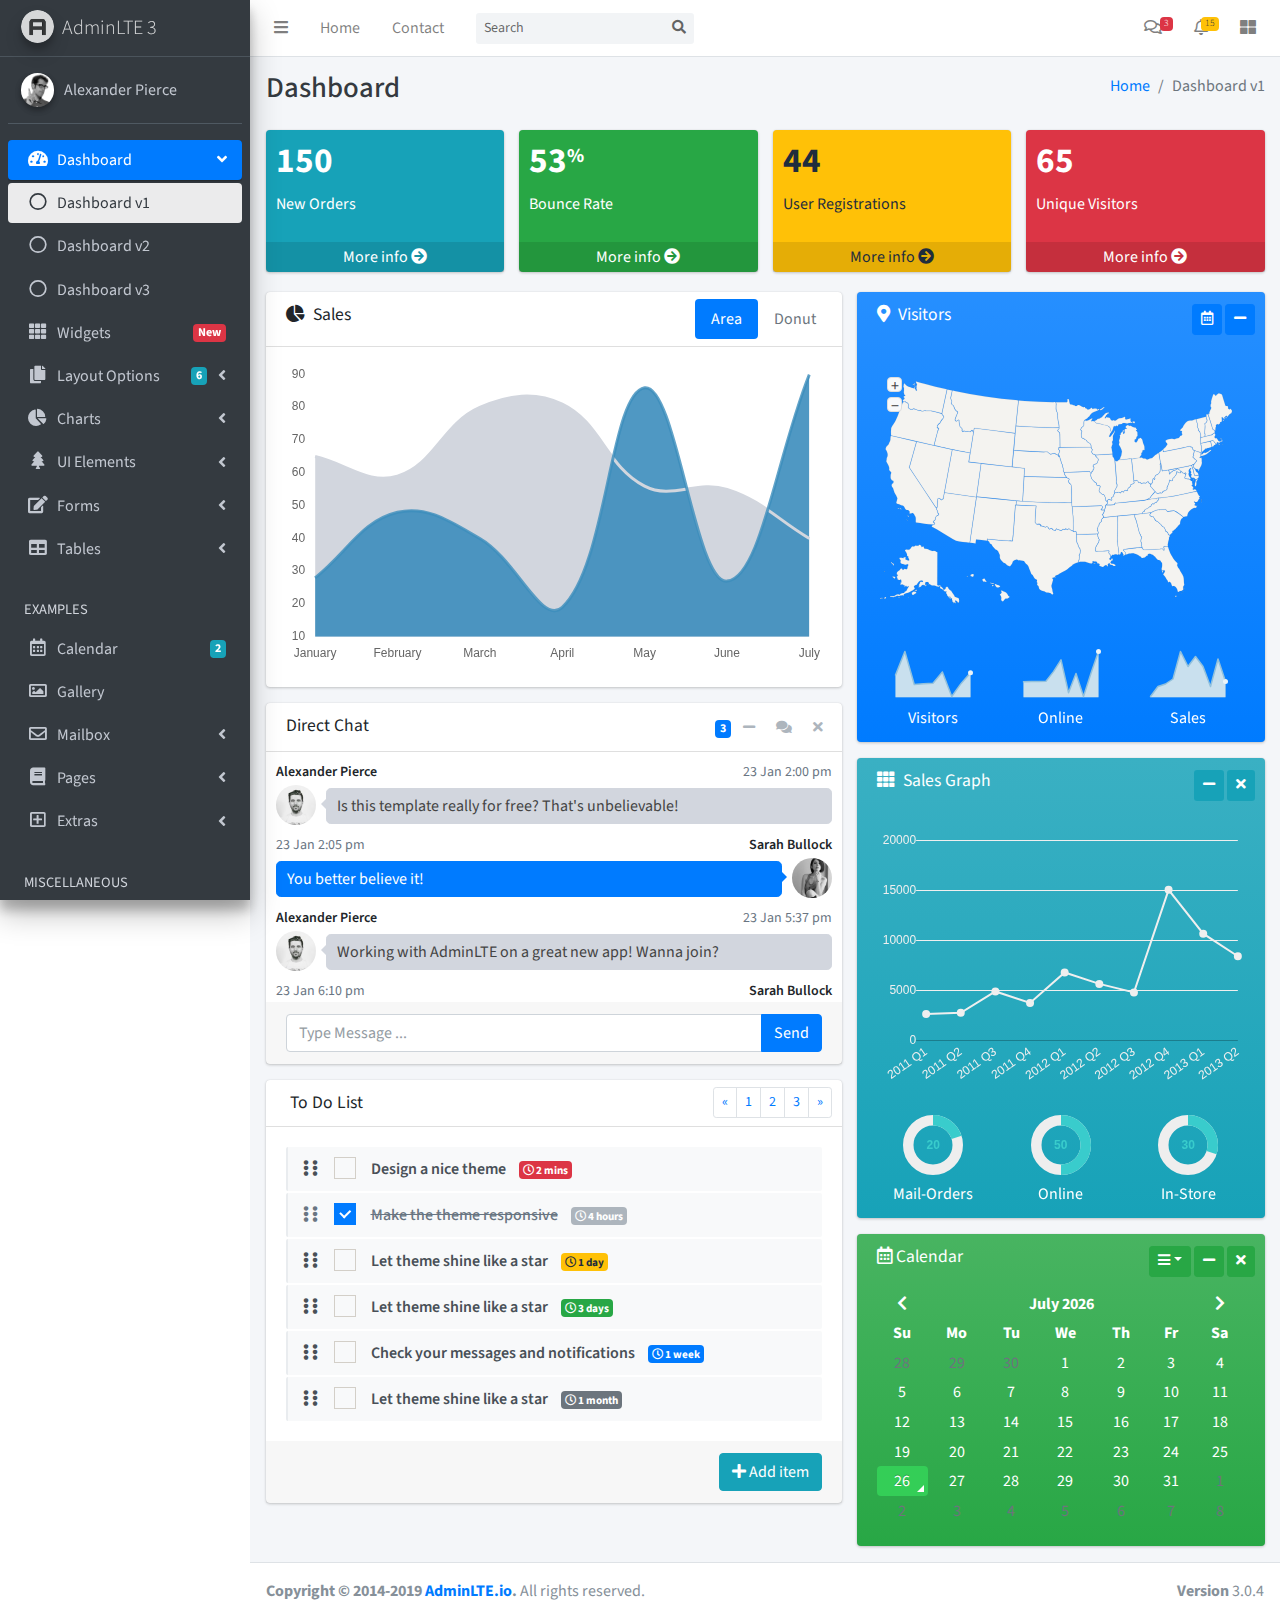
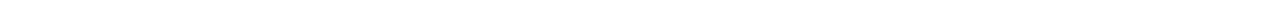
<file: static/admin-lte/index.html>
<!DOCTYPE html>
<html>
<head>
  <meta charset="utf-8">
  <meta http-equiv="X-UA-Compatible" content="IE=edge">
  <title>AdminLTE 3 | Dashboard</title>
  <!-- Tell the browser to be responsive to screen width -->
  <meta name="viewport" content="width=device-width, initial-scale=1">
  <!-- Font Awesome -->
  <link rel="stylesheet" href="plugins/fontawesome-free/css/all.min.css">
  <!-- Ionicons -->
  <link rel="stylesheet" href="https://code.ionicframework.com/ionicons/2.0.1/css/ionicons.min.css">
  <!-- Tempusdominus Bbootstrap 4 -->
  <link rel="stylesheet" href="plugins/tempusdominus-bootstrap-4/css/tempusdominus-bootstrap-4.min.css">
  <!-- iCheck -->
  <link rel="stylesheet" href="plugins/icheck-bootstrap/icheck-bootstrap.min.css">
  <!-- JQVMap -->
  <link rel="stylesheet" href="plugins/jqvmap/jqvmap.min.css">
  <!-- Theme style -->
  <link rel="stylesheet" href="dist/css/adminlte.min.css">
  <!-- overlayScrollbars -->
  <link rel="stylesheet" href="plugins/overlayScrollbars/css/OverlayScrollbars.min.css">
  <!-- Daterange picker -->
  <link rel="stylesheet" href="plugins/daterangepicker/daterangepicker.css">
  <!-- summernote -->
  <link rel="stylesheet" href="plugins/summernote/summernote-bs4.css">
  <!-- Google Font: Source Sans Pro -->
  <link href="https://fonts.googleapis.com/css?family=Source+Sans+Pro:300,400,400i,700" rel="stylesheet">
</head>
<body class="hold-transition sidebar-mini layout-fixed">
<div class="wrapper">

  <!-- Navbar -->
  <nav class="main-header navbar navbar-expand navbar-white navbar-light">
    <!-- Left navbar links -->
    <ul class="navbar-nav">
      <li class="nav-item">
        <a class="nav-link" data-widget="pushmenu" href="#" role="button"><i class="fas fa-bars"></i></a>
      </li>
      <li class="nav-item d-none d-sm-inline-block">
        <a href="index3.html" class="nav-link">Home</a>
      </li>
      <li class="nav-item d-none d-sm-inline-block">
        <a href="#" class="nav-link">Contact</a>
      </li>
    </ul>

    <!-- SEARCH FORM -->
    <form class="form-inline ml-3">
      <div class="input-group input-group-sm">
        <input class="form-control form-control-navbar" type="search" placeholder="Search" aria-label="Search">
        <div class="input-group-append">
          <button class="btn btn-navbar" type="submit">
            <i class="fas fa-search"></i>
          </button>
        </div>
      </div>
    </form>

    <!-- Right navbar links -->
    <ul class="navbar-nav ml-auto">
      <!-- Messages Dropdown Menu -->
      <li class="nav-item dropdown">
        <a class="nav-link" data-toggle="dropdown" href="#">
          <i class="far fa-comments"></i>
          <span class="badge badge-danger navbar-badge">3</span>
        </a>
        <div class="dropdown-menu dropdown-menu-lg dropdown-menu-right">
          <a href="#" class="dropdown-item">
            <!-- Message Start -->
            <div class="media">
              <img src="dist/img/user1-128x128.jpg" alt="User Avatar" class="img-size-50 mr-3 img-circle">
              <div class="media-body">
                <h3 class="dropdown-item-title">
                  Brad Diesel
                  <span class="float-right text-sm text-danger"><i class="fas fa-star"></i></span>
                </h3>
                <p class="text-sm">Call me whenever you can...</p>
                <p class="text-sm text-muted"><i class="far fa-clock mr-1"></i> 4 Hours Ago</p>
              </div>
            </div>
            <!-- Message End -->
          </a>
          <div class="dropdown-divider"></div>
          <a href="#" class="dropdown-item">
            <!-- Message Start -->
            <div class="media">
              <img src="dist/img/user8-128x128.jpg" alt="User Avatar" class="img-size-50 img-circle mr-3">
              <div class="media-body">
                <h3 class="dropdown-item-title">
                  John Pierce
                  <span class="float-right text-sm text-muted"><i class="fas fa-star"></i></span>
                </h3>
                <p class="text-sm">I got your message bro</p>
                <p class="text-sm text-muted"><i class="far fa-clock mr-1"></i> 4 Hours Ago</p>
              </div>
            </div>
            <!-- Message End -->
          </a>
          <div class="dropdown-divider"></div>
          <a href="#" class="dropdown-item">
            <!-- Message Start -->
            <div class="media">
              <img src="dist/img/user3-128x128.jpg" alt="User Avatar" class="img-size-50 img-circle mr-3">
              <div class="media-body">
                <h3 class="dropdown-item-title">
                  Nora Silvester
                  <span class="float-right text-sm text-warning"><i class="fas fa-star"></i></span>
                </h3>
                <p class="text-sm">The subject goes here</p>
                <p class="text-sm text-muted"><i class="far fa-clock mr-1"></i> 4 Hours Ago</p>
              </div>
            </div>
            <!-- Message End -->
          </a>
          <div class="dropdown-divider"></div>
          <a href="#" class="dropdown-item dropdown-footer">See All Messages</a>
        </div>
      </li>
      <!-- Notifications Dropdown Menu -->
      <li class="nav-item dropdown">
        <a class="nav-link" data-toggle="dropdown" href="#">
          <i class="far fa-bell"></i>
          <span class="badge badge-warning navbar-badge">15</span>
        </a>
        <div class="dropdown-menu dropdown-menu-lg dropdown-menu-right">
          <span class="dropdown-item dropdown-header">15 Notifications</span>
          <div class="dropdown-divider"></div>
          <a href="#" class="dropdown-item">
            <i class="fas fa-envelope mr-2"></i> 4 new messages
            <span class="float-right text-muted text-sm">3 mins</span>
          </a>
          <div class="dropdown-divider"></div>
          <a href="#" class="dropdown-item">
            <i class="fas fa-users mr-2"></i> 8 friend requests
            <span class="float-right text-muted text-sm">12 hours</span>
          </a>
          <div class="dropdown-divider"></div>
          <a href="#" class="dropdown-item">
            <i class="fas fa-file mr-2"></i> 3 new reports
            <span class="float-right text-muted text-sm">2 days</span>
          </a>
          <div class="dropdown-divider"></div>
          <a href="#" class="dropdown-item dropdown-footer">See All Notifications</a>
        </div>
      </li>
      <li class="nav-item">
        <a class="nav-link" data-widget="control-sidebar" data-slide="true" href="#" role="button">
          <i class="fas fa-th-large"></i>
        </a>
      </li>
    </ul>
  </nav>
  <!-- /.navbar -->

  <!-- Main Sidebar Container -->
  <aside class="main-sidebar sidebar-dark-primary elevation-4">
    <!-- Brand Logo -->
    <a href="index3.html" class="brand-link">
      <img src="dist/img/AdminLTELogo.png" alt="AdminLTE Logo" class="brand-image img-circle elevation-3"
           style="opacity: .8">
      <span class="brand-text font-weight-light">AdminLTE 3</span>
    </a>

    <!-- Sidebar -->
    <div class="sidebar">
      <!-- Sidebar user panel (optional) -->
      <div class="user-panel mt-3 pb-3 mb-3 d-flex">
        <div class="image">
          <img src="dist/img/user2-160x160.jpg" class="img-circle elevation-2" alt="User Image">
        </div>
        <div class="info">
          <a href="#" class="d-block">Alexander Pierce</a>
        </div>
      </div>

      <!-- Sidebar Menu -->
      <nav class="mt-2">
        <ul class="nav nav-pills nav-sidebar flex-column" data-widget="treeview" role="menu" data-accordion="false">
          <!-- Add icons to the links using the .nav-icon class
               with font-awesome or any other icon font library -->
          <li class="nav-item has-treeview menu-open">
            <a href="#" class="nav-link active">
              <i class="nav-icon fas fa-tachometer-alt"></i>
              <p>
                Dashboard
                <i class="right fas fa-angle-left"></i>
              </p>
            </a>
            <ul class="nav nav-treeview">
              <li class="nav-item">
                <a href="./index.html" class="nav-link active">
                  <i class="far fa-circle nav-icon"></i>
                  <p>Dashboard v1</p>
                </a>
              </li>
              <li class="nav-item">
                <a href="./index2.html" class="nav-link">
                  <i class="far fa-circle nav-icon"></i>
                  <p>Dashboard v2</p>
                </a>
              </li>
              <li class="nav-item">
                <a href="./index3.html" class="nav-link">
                  <i class="far fa-circle nav-icon"></i>
                  <p>Dashboard v3</p>
                </a>
              </li>
            </ul>
          </li>
          <li class="nav-item">
            <a href="pages/widgets.html" class="nav-link">
              <i class="nav-icon fas fa-th"></i>
              <p>
                Widgets
                <span class="right badge badge-danger">New</span>
              </p>
            </a>
          </li>
          <li class="nav-item has-treeview">
            <a href="#" class="nav-link">
              <i class="nav-icon fas fa-copy"></i>
              <p>
                Layout Options
                <i class="fas fa-angle-left right"></i>
                <span class="badge badge-info right">6</span>
              </p>
            </a>
            <ul class="nav nav-treeview">
              <li class="nav-item">
                <a href="pages/layout/top-nav.html" class="nav-link">
                  <i class="far fa-circle nav-icon"></i>
                  <p>Top Navigation</p>
                </a>
              </li>
              <li class="nav-item">
                <a href="pages/layout/top-nav-sidebar.html" class="nav-link">
                  <i class="far fa-circle nav-icon"></i>
                  <p>Top Navigation + Sidebar</p>
                </a>
              </li>
              <li class="nav-item">
                <a href="pages/layout/boxed.html" class="nav-link">
                  <i class="far fa-circle nav-icon"></i>
                  <p>Boxed</p>
                </a>
              </li>
              <li class="nav-item">
                <a href="pages/layout/fixed-sidebar.html" class="nav-link">
                  <i class="far fa-circle nav-icon"></i>
                  <p>Fixed Sidebar</p>
                </a>
              </li>
              <li class="nav-item">
                <a href="pages/layout/fixed-topnav.html" class="nav-link">
                  <i class="far fa-circle nav-icon"></i>
                  <p>Fixed Navbar</p>
                </a>
              </li>
              <li class="nav-item">
                <a href="pages/layout/fixed-footer.html" class="nav-link">
                  <i class="far fa-circle nav-icon"></i>
                  <p>Fixed Footer</p>
                </a>
              </li>
              <li class="nav-item">
                <a href="pages/layout/collapsed-sidebar.html" class="nav-link">
                  <i class="far fa-circle nav-icon"></i>
                  <p>Collapsed Sidebar</p>
                </a>
              </li>
            </ul>
          </li>
          <li class="nav-item has-treeview">
            <a href="#" class="nav-link">
              <i class="nav-icon fas fa-chart-pie"></i>
              <p>
                Charts
                <i class="right fas fa-angle-left"></i>
              </p>
            </a>
            <ul class="nav nav-treeview">
              <li class="nav-item">
                <a href="pages/charts/chartjs.html" class="nav-link">
                  <i class="far fa-circle nav-icon"></i>
                  <p>ChartJS</p>
                </a>
              </li>
              <li class="nav-item">
                <a href="pages/charts/flot.html" class="nav-link">
                  <i class="far fa-circle nav-icon"></i>
                  <p>Flot</p>
                </a>
              </li>
              <li class="nav-item">
                <a href="pages/charts/inline.html" class="nav-link">
                  <i class="far fa-circle nav-icon"></i>
                  <p>Inline</p>
                </a>
              </li>
            </ul>
          </li>
          <li class="nav-item has-treeview">
            <a href="#" class="nav-link">
              <i class="nav-icon fas fa-tree"></i>
              <p>
                UI Elements
                <i class="fas fa-angle-left right"></i>
              </p>
            </a>
            <ul class="nav nav-treeview">
              <li class="nav-item">
                <a href="pages/UI/general.html" class="nav-link">
                  <i class="far fa-circle nav-icon"></i>
                  <p>General</p>
                </a>
              </li>
              <li class="nav-item">
                <a href="pages/UI/icons.html" class="nav-link">
                  <i class="far fa-circle nav-icon"></i>
                  <p>Icons</p>
                </a>
              </li>
              <li class="nav-item">
                <a href="pages/UI/buttons.html" class="nav-link">
                  <i class="far fa-circle nav-icon"></i>
                  <p>Buttons</p>
                </a>
              </li>
              <li class="nav-item">
                <a href="pages/UI/sliders.html" class="nav-link">
                  <i class="far fa-circle nav-icon"></i>
                  <p>Sliders</p>
                </a>
              </li>
              <li class="nav-item">
                <a href="pages/UI/modals.html" class="nav-link">
                  <i class="far fa-circle nav-icon"></i>
                  <p>Modals & Alerts</p>
                </a>
              </li>
              <li class="nav-item">
                <a href="pages/UI/navbar.html" class="nav-link">
                  <i class="far fa-circle nav-icon"></i>
                  <p>Navbar & Tabs</p>
                </a>
              </li>
              <li class="nav-item">
                <a href="pages/UI/timeline.html" class="nav-link">
                  <i class="far fa-circle nav-icon"></i>
                  <p>Timeline</p>
                </a>
              </li>
              <li class="nav-item">
                <a href="pages/UI/ribbons.html" class="nav-link">
                  <i class="far fa-circle nav-icon"></i>
                  <p>Ribbons</p>
                </a>
              </li>
            </ul>
          </li>
          <li class="nav-item has-treeview">
            <a href="#" class="nav-link">
              <i class="nav-icon fas fa-edit"></i>
              <p>
                Forms
                <i class="fas fa-angle-left right"></i>
              </p>
            </a>
            <ul class="nav nav-treeview">
              <li class="nav-item">
                <a href="pages/forms/general.html" class="nav-link">
                  <i class="far fa-circle nav-icon"></i>
                  <p>General Elements</p>
                </a>
              </li>
              <li class="nav-item">
                <a href="pages/forms/advanced.html" class="nav-link">
                  <i class="far fa-circle nav-icon"></i>
                  <p>Advanced Elements</p>
                </a>
              </li>
              <li class="nav-item">
                <a href="pages/forms/editors.html" class="nav-link">
                  <i class="far fa-circle nav-icon"></i>
                  <p>Editors</p>
                </a>
              </li>
              <li class="nav-item">
                <a href="pages/forms/validation.html" class="nav-link">
                  <i class="far fa-circle nav-icon"></i>
                  <p>Validation</p>
                </a>
              </li>
            </ul>
          </li>
          <li class="nav-item has-treeview">
            <a href="#" class="nav-link">
              <i class="nav-icon fas fa-table"></i>
              <p>
                Tables
                <i class="fas fa-angle-left right"></i>
              </p>
            </a>
            <ul class="nav nav-treeview">
              <li class="nav-item">
                <a href="pages/tables/simple.html" class="nav-link">
                  <i class="far fa-circle nav-icon"></i>
                  <p>Simple Tables</p>
                </a>
              </li>
              <li class="nav-item">
                <a href="pages/tables/data.html" class="nav-link">
                  <i class="far fa-circle nav-icon"></i>
                  <p>DataTables</p>
                </a>
              </li>
              <li class="nav-item">
                <a href="pages/tables/jsgrid.html" class="nav-link">
                  <i class="far fa-circle nav-icon"></i>
                  <p>jsGrid</p>
                </a>
              </li>
            </ul>
          </li>
          <li class="nav-header">EXAMPLES</li>
          <li class="nav-item">
            <a href="pages/calendar.html" class="nav-link">
              <i class="nav-icon far fa-calendar-alt"></i>
              <p>
                Calendar
                <span class="badge badge-info right">2</span>
              </p>
            </a>
          </li>
          <li class="nav-item">
            <a href="pages/gallery.html" class="nav-link">
              <i class="nav-icon far fa-image"></i>
              <p>
                Gallery
              </p>
            </a>
          </li>
          <li class="nav-item has-treeview">
            <a href="#" class="nav-link">
              <i class="nav-icon far fa-envelope"></i>
              <p>
                Mailbox
                <i class="fas fa-angle-left right"></i>
              </p>
            </a>
            <ul class="nav nav-treeview">
              <li class="nav-item">
                <a href="pages/mailbox/mailbox.html" class="nav-link">
                  <i class="far fa-circle nav-icon"></i>
                  <p>Inbox</p>
                </a>
              </li>
              <li class="nav-item">
                <a href="pages/mailbox/compose.html" class="nav-link">
                  <i class="far fa-circle nav-icon"></i>
                  <p>Compose</p>
                </a>
              </li>
              <li class="nav-item">
                <a href="pages/mailbox/read-mail.html" class="nav-link">
                  <i class="far fa-circle nav-icon"></i>
                  <p>Read</p>
                </a>
              </li>
            </ul>
          </li>
          <li class="nav-item has-treeview">
            <a href="#" class="nav-link">
              <i class="nav-icon fas fa-book"></i>
              <p>
                Pages
                <i class="fas fa-angle-left right"></i>
              </p>
            </a>
            <ul class="nav nav-treeview">
              <li class="nav-item">
                <a href="pages/examples/invoice.html" class="nav-link">
                  <i class="far fa-circle nav-icon"></i>
                  <p>Invoice</p>
                </a>
              </li>
              <li class="nav-item">
                <a href="pages/examples/profile.html" class="nav-link">
                  <i class="far fa-circle nav-icon"></i>
                  <p>Profile</p>
                </a>
              </li>
              <li class="nav-item">
                <a href="pages/examples/e-commerce.html" class="nav-link">
                  <i class="far fa-circle nav-icon"></i>
                  <p>E-commerce</p>
                </a>
              </li>
              <li class="nav-item">
                <a href="pages/examples/projects.html" class="nav-link">
                  <i class="far fa-circle nav-icon"></i>
                  <p>Projects</p>
                </a>
              </li>
              <li class="nav-item">
                <a href="pages/examples/project-add.html" class="nav-link">
                  <i class="far fa-circle nav-icon"></i>
                  <p>Project Add</p>
                </a>
              </li>
              <li class="nav-item">
                <a href="pages/examples/project-edit.html" class="nav-link">
                  <i class="far fa-circle nav-icon"></i>
                  <p>Project Edit</p>
                </a>
              </li>
              <li class="nav-item">
                <a href="pages/examples/project-detail.html" class="nav-link">
                  <i class="far fa-circle nav-icon"></i>
                  <p>Project Detail</p>
                </a>
              </li>
              <li class="nav-item">
                <a href="pages/examples/contacts.html" class="nav-link">
                  <i class="far fa-circle nav-icon"></i>
                  <p>Contacts</p>
                </a>
              </li>
            </ul>
          </li>
          <li class="nav-item has-treeview">
            <a href="#" class="nav-link">
              <i class="nav-icon far fa-plus-square"></i>
              <p>
                Extras
                <i class="fas fa-angle-left right"></i>
              </p>
            </a>
            <ul class="nav nav-treeview">
              <li class="nav-item">
                <a href="pages/examples/login.html" class="nav-link">
                  <i class="far fa-circle nav-icon"></i>
                  <p>Login</p>
                </a>
              </li>
              <li class="nav-item">
                <a href="pages/examples/register.html" class="nav-link">
                  <i class="far fa-circle nav-icon"></i>
                  <p>Register</p>
                </a>
              </li>
              <li class="nav-item">
                <a href="pages/examples/forgot-password.html" class="nav-link">
                  <i class="far fa-circle nav-icon"></i>
                  <p>Forgot Password</p>
                </a>
              </li>
              <li class="nav-item">
                <a href="pages/examples/recover-password.html" class="nav-link">
                  <i class="far fa-circle nav-icon"></i>
                  <p>Recover Password</p>
                </a>
              </li>
              <li class="nav-item">
                <a href="pages/examples/lockscreen.html" class="nav-link">
                  <i class="far fa-circle nav-icon"></i>
                  <p>Lockscreen</p>
                </a>
              </li>
              <li class="nav-item">
                <a href="pages/examples/legacy-user-menu.html" class="nav-link">
                  <i class="far fa-circle nav-icon"></i>
                  <p>Legacy User Menu</p>
                </a>
              </li>
              <li class="nav-item">
                <a href="pages/examples/language-menu.html" class="nav-link">
                  <i class="far fa-circle nav-icon"></i>
                  <p>Language Menu</p>
                </a>
              </li>
              <li class="nav-item">
                <a href="pages/examples/404.html" class="nav-link">
                  <i class="far fa-circle nav-icon"></i>
                  <p>Error 404</p>
                </a>
              </li>
              <li class="nav-item">
                <a href="pages/examples/500.html" class="nav-link">
                  <i class="far fa-circle nav-icon"></i>
                  <p>Error 500</p>
                </a>
              </li>
              <li class="nav-item">
                <a href="pages/examples/pace.html" class="nav-link">
                  <i class="far fa-circle nav-icon"></i>
                  <p>Pace</p>
                </a>
              </li>
              <li class="nav-item">
                <a href="pages/examples/blank.html" class="nav-link">
                  <i class="far fa-circle nav-icon"></i>
                  <p>Blank Page</p>
                </a>
              </li>
              <li class="nav-item">
                <a href="starter.html" class="nav-link">
                  <i class="far fa-circle nav-icon"></i>
                  <p>Starter Page</p>
                </a>
              </li>
            </ul>
          </li>
          <li class="nav-header">MISCELLANEOUS</li>
          <li class="nav-item">
            <a href="https://adminlte.io/docs/3.0" class="nav-link">
              <i class="nav-icon fas fa-file"></i>
              <p>Documentation</p>
            </a>
          </li>
          <li class="nav-header">MULTI LEVEL EXAMPLE</li>
          <li class="nav-item">
            <a href="#" class="nav-link">
              <i class="fas fa-circle nav-icon"></i>
              <p>Level 1</p>
            </a>
          </li>
          <li class="nav-item has-treeview">
            <a href="#" class="nav-link">
              <i class="nav-icon fas fa-circle"></i>
              <p>
                Level 1
                <i class="right fas fa-angle-left"></i>
              </p>
            </a>
            <ul class="nav nav-treeview">
              <li class="nav-item">
                <a href="#" class="nav-link">
                  <i class="far fa-circle nav-icon"></i>
                  <p>Level 2</p>
                </a>
              </li>
              <li class="nav-item has-treeview">
                <a href="#" class="nav-link">
                  <i class="far fa-circle nav-icon"></i>
                  <p>
                    Level 2
                    <i class="right fas fa-angle-left"></i>
                  </p>
                </a>
                <ul class="nav nav-treeview">
                  <li class="nav-item">
                    <a href="#" class="nav-link">
                      <i class="far fa-dot-circle nav-icon"></i>
                      <p>Level 3</p>
                    </a>
                  </li>
                  <li class="nav-item">
                    <a href="#" class="nav-link">
                      <i class="far fa-dot-circle nav-icon"></i>
                      <p>Level 3</p>
                    </a>
                  </li>
                  <li class="nav-item">
                    <a href="#" class="nav-link">
                      <i class="far fa-dot-circle nav-icon"></i>
                      <p>Level 3</p>
                    </a>
                  </li>
                </ul>
              </li>
              <li class="nav-item">
                <a href="#" class="nav-link">
                  <i class="far fa-circle nav-icon"></i>
                  <p>Level 2</p>
                </a>
              </li>
            </ul>
          </li>
          <li class="nav-item">
            <a href="#" class="nav-link">
              <i class="fas fa-circle nav-icon"></i>
              <p>Level 1</p>
            </a>
          </li>
          <li class="nav-header">LABELS</li>
          <li class="nav-item">
            <a href="#" class="nav-link">
              <i class="nav-icon far fa-circle text-danger"></i>
              <p class="text">Important</p>
            </a>
          </li>
          <li class="nav-item">
            <a href="#" class="nav-link">
              <i class="nav-icon far fa-circle text-warning"></i>
              <p>Warning</p>
            </a>
          </li>
          <li class="nav-item">
            <a href="#" class="nav-link">
              <i class="nav-icon far fa-circle text-info"></i>
              <p>Informational</p>
            </a>
          </li>
        </ul>
      </nav>
      <!-- /.sidebar-menu -->
    </div>
    <!-- /.sidebar -->
  </aside>

  <!-- Content Wrapper. Contains page content -->
  <div class="content-wrapper">
    <!-- Content Header (Page header) -->
    <div class="content-header">
      <div class="container-fluid">
        <div class="row mb-2">
          <div class="col-sm-6">
            <h1 class="m-0 text-dark">Dashboard</h1>
          </div><!-- /.col -->
          <div class="col-sm-6">
            <ol class="breadcrumb float-sm-right">
              <li class="breadcrumb-item"><a href="#">Home</a></li>
              <li class="breadcrumb-item active">Dashboard v1</li>
            </ol>
          </div><!-- /.col -->
        </div><!-- /.row -->
      </div><!-- /.container-fluid -->
    </div>
    <!-- /.content-header -->

    <!-- Main content -->
    <section class="content">
      <div class="container-fluid">
        <!-- Small boxes (Stat box) -->
        <div class="row">
          <div class="col-lg-3 col-6">
            <!-- small box -->
            <div class="small-box bg-info">
              <div class="inner">
                <h3>150</h3>

                <p>New Orders</p>
              </div>
              <div class="icon">
                <i class="ion ion-bag"></i>
              </div>
              <a href="#" class="small-box-footer">More info <i class="fas fa-arrow-circle-right"></i></a>
            </div>
          </div>
          <!-- ./col -->
          <div class="col-lg-3 col-6">
            <!-- small box -->
            <div class="small-box bg-success">
              <div class="inner">
                <h3>53<sup style="font-size: 20px">%</sup></h3>

                <p>Bounce Rate</p>
              </div>
              <div class="icon">
                <i class="ion ion-stats-bars"></i>
              </div>
              <a href="#" class="small-box-footer">More info <i class="fas fa-arrow-circle-right"></i></a>
            </div>
          </div>
          <!-- ./col -->
          <div class="col-lg-3 col-6">
            <!-- small box -->
            <div class="small-box bg-warning">
              <div class="inner">
                <h3>44</h3>

                <p>User Registrations</p>
              </div>
              <div class="icon">
                <i class="ion ion-person-add"></i>
              </div>
              <a href="#" class="small-box-footer">More info <i class="fas fa-arrow-circle-right"></i></a>
            </div>
          </div>
          <!-- ./col -->
          <div class="col-lg-3 col-6">
            <!-- small box -->
            <div class="small-box bg-danger">
              <div class="inner">
                <h3>65</h3>

                <p>Unique Visitors</p>
              </div>
              <div class="icon">
                <i class="ion ion-pie-graph"></i>
              </div>
              <a href="#" class="small-box-footer">More info <i class="fas fa-arrow-circle-right"></i></a>
            </div>
          </div>
          <!-- ./col -->
        </div>
        <!-- /.row -->
        <!-- Main row -->
        <div class="row">
          <!-- Left col -->
          <section class="col-lg-7 connectedSortable">
            <!-- Custom tabs (Charts with tabs)-->
            <div class="card">
              <div class="card-header">
                <h3 class="card-title">
                  <i class="fas fa-chart-pie mr-1"></i>
                  Sales
                </h3>
                <div class="card-tools">
                  <ul class="nav nav-pills ml-auto">
                    <li class="nav-item">
                      <a class="nav-link active" href="#revenue-chart" data-toggle="tab">Area</a>
                    </li>
                    <li class="nav-item">
                      <a class="nav-link" href="#sales-chart" data-toggle="tab">Donut</a>
                    </li>
                  </ul>
                </div>
              </div><!-- /.card-header -->
              <div class="card-body">
                <div class="tab-content p-0">
                  <!-- Morris chart - Sales -->
                  <div class="chart tab-pane active" id="revenue-chart"
                       style="position: relative; height: 300px;">
                      <canvas id="revenue-chart-canvas" height="300" style="height: 300px;"></canvas>                         
                   </div>
                  <div class="chart tab-pane" id="sales-chart" style="position: relative; height: 300px;">
                    <canvas id="sales-chart-canvas" height="300" style="height: 300px;"></canvas>                         
                  </div>  
                </div>
              </div><!-- /.card-body -->
            </div>
            <!-- /.card -->

            <!-- DIRECT CHAT -->
            <div class="card direct-chat direct-chat-primary">
              <div class="card-header">
                <h3 class="card-title">Direct Chat</h3>

                <div class="card-tools">
                  <span data-toggle="tooltip" title="3 New Messages" class="badge badge-primary">3</span>
                  <button type="button" class="btn btn-tool" data-card-widget="collapse">
                    <i class="fas fa-minus"></i>
                  </button>
                  <button type="button" class="btn btn-tool" data-toggle="tooltip" title="Contacts"
                          data-widget="chat-pane-toggle">
                    <i class="fas fa-comments"></i>
                  </button>
                  <button type="button" class="btn btn-tool" data-card-widget="remove"><i class="fas fa-times"></i>
                  </button>
                </div>
              </div>
              <!-- /.card-header -->
              <div class="card-body">
                <!-- Conversations are loaded here -->
                <div class="direct-chat-messages">
                  <!-- Message. Default to the left -->
                  <div class="direct-chat-msg">
                    <div class="direct-chat-infos clearfix">
                      <span class="direct-chat-name float-left">Alexander Pierce</span>
                      <span class="direct-chat-timestamp float-right">23 Jan 2:00 pm</span>
                    </div>
                    <!-- /.direct-chat-infos -->
                    <img class="direct-chat-img" src="dist/img/user1-128x128.jpg" alt="message user image">
                    <!-- /.direct-chat-img -->
                    <div class="direct-chat-text">
                      Is this template really for free? That's unbelievable!
                    </div>
                    <!-- /.direct-chat-text -->
                  </div>
                  <!-- /.direct-chat-msg -->

                  <!-- Message to the right -->
                  <div class="direct-chat-msg right">
                    <div class="direct-chat-infos clearfix">
                      <span class="direct-chat-name float-right">Sarah Bullock</span>
                      <span class="direct-chat-timestamp float-left">23 Jan 2:05 pm</span>
                    </div>
                    <!-- /.direct-chat-infos -->
                    <img class="direct-chat-img" src="dist/img/user3-128x128.jpg" alt="message user image">
                    <!-- /.direct-chat-img -->
                    <div class="direct-chat-text">
                      You better believe it!
                    </div>
                    <!-- /.direct-chat-text -->
                  </div>
                  <!-- /.direct-chat-msg -->

                  <!-- Message. Default to the left -->
                  <div class="direct-chat-msg">
                    <div class="direct-chat-infos clearfix">
                      <span class="direct-chat-name float-left">Alexander Pierce</span>
                      <span class="direct-chat-timestamp float-right">23 Jan 5:37 pm</span>
                    </div>
                    <!-- /.direct-chat-infos -->
                    <img class="direct-chat-img" src="dist/img/user1-128x128.jpg" alt="message user image">
                    <!-- /.direct-chat-img -->
                    <div class="direct-chat-text">
                      Working with AdminLTE on a great new app! Wanna join?
                    </div>
                    <!-- /.direct-chat-text -->
                  </div>
                  <!-- /.direct-chat-msg -->

                  <!-- Message to the right -->
                  <div class="direct-chat-msg right">
                    <div class="direct-chat-infos clearfix">
                      <span class="direct-chat-name float-right">Sarah Bullock</span>
                      <span class="direct-chat-timestamp float-left">23 Jan 6:10 pm</span>
                    </div>
                    <!-- /.direct-chat-infos -->
                    <img class="direct-chat-img" src="dist/img/user3-128x128.jpg" alt="message user image">
                    <!-- /.direct-chat-img -->
                    <div class="direct-chat-text">
                      I would love to.
                    </div>
                    <!-- /.direct-chat-text -->
                  </div>
                  <!-- /.direct-chat-msg -->

                </div>
                <!--/.direct-chat-messages-->

                <!-- Contacts are loaded here -->
                <div class="direct-chat-contacts">
                  <ul class="contacts-list">
                    <li>
                      <a href="#">
                        <img class="contacts-list-img" src="dist/img/user1-128x128.jpg">

                        <div class="contacts-list-info">
                          <span class="contacts-list-name">
                            Count Dracula
                            <small class="contacts-list-date float-right">2/28/2015</small>
                          </span>
                          <span class="contacts-list-msg">How have you been? I was...</span>
                        </div>
                        <!-- /.contacts-list-info -->
                      </a>
                    </li>
                    <!-- End Contact Item -->
                    <li>
                      <a href="#">
                        <img class="contacts-list-img" src="dist/img/user7-128x128.jpg">

                        <div class="contacts-list-info">
                          <span class="contacts-list-name">
                            Sarah Doe
                            <small class="contacts-list-date float-right">2/23/2015</small>
                          </span>
                          <span class="contacts-list-msg">I will be waiting for...</span>
                        </div>
                        <!-- /.contacts-list-info -->
                      </a>
                    </li>
                    <!-- End Contact Item -->
                    <li>
                      <a href="#">
                        <img class="contacts-list-img" src="dist/img/user3-128x128.jpg">

                        <div class="contacts-list-info">
                          <span class="contacts-list-name">
                            Nadia Jolie
                            <small class="contacts-list-date float-right">2/20/2015</small>
                          </span>
                          <span class="contacts-list-msg">I'll call you back at...</span>
                        </div>
                        <!-- /.contacts-list-info -->
                      </a>
                    </li>
                    <!-- End Contact Item -->
                    <li>
                      <a href="#">
                        <img class="contacts-list-img" src="dist/img/user5-128x128.jpg">

                        <div class="contacts-list-info">
                          <span class="contacts-list-name">
                            Nora S. Vans
                            <small class="contacts-list-date float-right">2/10/2015</small>
                          </span>
                          <span class="contacts-list-msg">Where is your new...</span>
                        </div>
                        <!-- /.contacts-list-info -->
                      </a>
                    </li>
                    <!-- End Contact Item -->
                    <li>
                      <a href="#">
                        <img class="contacts-list-img" src="dist/img/user6-128x128.jpg">

                        <div class="contacts-list-info">
                          <span class="contacts-list-name">
                            John K.
                            <small class="contacts-list-date float-right">1/27/2015</small>
                          </span>
                          <span class="contacts-list-msg">Can I take a look at...</span>
                        </div>
                        <!-- /.contacts-list-info -->
                      </a>
                    </li>
                    <!-- End Contact Item -->
                    <li>
                      <a href="#">
                        <img class="contacts-list-img" src="dist/img/user8-128x128.jpg">

                        <div class="contacts-list-info">
                          <span class="contacts-list-name">
                            Kenneth M.
                            <small class="contacts-list-date float-right">1/4/2015</small>
                          </span>
                          <span class="contacts-list-msg">Never mind I found...</span>
                        </div>
                        <!-- /.contacts-list-info -->
                      </a>
                    </li>
                    <!-- End Contact Item -->
                  </ul>
                  <!-- /.contacts-list -->
                </div>
                <!-- /.direct-chat-pane -->
              </div>
              <!-- /.card-body -->
              <div class="card-footer">
                <form action="#" method="post">
                  <div class="input-group">
                    <input type="text" name="message" placeholder="Type Message ..." class="form-control">
                    <span class="input-group-append">
                      <button type="button" class="btn btn-primary">Send</button>
                    </span>
                  </div>
                </form>
              </div>
              <!-- /.card-footer-->
            </div>
            <!--/.direct-chat -->

            <!-- TO DO List -->
            <div class="card">
              <div class="card-header">
                <h3 class="card-title">
                  <i class="ion ion-clipboard mr-1"></i>
                  To Do List
                </h3>

                <div class="card-tools">
                  <ul class="pagination pagination-sm">
                    <li class="page-item"><a href="#" class="page-link">&laquo;</a></li>
                    <li class="page-item"><a href="#" class="page-link">1</a></li>
                    <li class="page-item"><a href="#" class="page-link">2</a></li>
                    <li class="page-item"><a href="#" class="page-link">3</a></li>
                    <li class="page-item"><a href="#" class="page-link">&raquo;</a></li>
                  </ul>
                </div>
              </div>
              <!-- /.card-header -->
              <div class="card-body">
                <ul class="todo-list" data-widget="todo-list">
                  <li>
                    <!-- drag handle -->
                    <span class="handle">
                      <i class="fas fa-ellipsis-v"></i>
                      <i class="fas fa-ellipsis-v"></i>
                    </span>
                    <!-- checkbox -->
                    <div  class="icheck-primary d-inline ml-2">
                      <input type="checkbox" value="" name="todo1" id="todoCheck1">
                      <label for="todoCheck1"></label>
                    </div>
                    <!-- todo text -->
                    <span class="text">Design a nice theme</span>
                    <!-- Emphasis label -->
                    <small class="badge badge-danger"><i class="far fa-clock"></i> 2 mins</small>
                    <!-- General tools such as edit or delete-->
                    <div class="tools">
                      <i class="fas fa-edit"></i>
                      <i class="fas fa-trash-o"></i>
                    </div>
                  </li>
                  <li>
                    <span class="handle">
                      <i class="fas fa-ellipsis-v"></i>
                      <i class="fas fa-ellipsis-v"></i>
                    </span>
                    <div  class="icheck-primary d-inline ml-2">
                      <input type="checkbox" value="" name="todo2" id="todoCheck2" checked>
                      <label for="todoCheck2"></label>
                    </div>
                    <span class="text">Make the theme responsive</span>
                    <small class="badge badge-info"><i class="far fa-clock"></i> 4 hours</small>
                    <div class="tools">
                      <i class="fas fa-edit"></i>
                      <i class="fas fa-trash-o"></i>
                    </div>
                  </li>
                  <li>
                    <span class="handle">
                      <i class="fas fa-ellipsis-v"></i>
                      <i class="fas fa-ellipsis-v"></i>
                    </span>
                    <div  class="icheck-primary d-inline ml-2">
                      <input type="checkbox" value="" name="todo3" id="todoCheck3">
                      <label for="todoCheck3"></label>
                    </div>
                    <span class="text">Let theme shine like a star</span>
                    <small class="badge badge-warning"><i class="far fa-clock"></i> 1 day</small>
                    <div class="tools">
                      <i class="fas fa-edit"></i>
                      <i class="fas fa-trash-o"></i>
                    </div>
                  </li>
                  <li>
                    <span class="handle">
                      <i class="fas fa-ellipsis-v"></i>
                      <i class="fas fa-ellipsis-v"></i>
                    </span>
                    <div  class="icheck-primary d-inline ml-2">
                      <input type="checkbox" value="" name="todo4" id="todoCheck4">
                      <label for="todoCheck4"></label>
                    </div>
                    <span class="text">Let theme shine like a star</span>
                    <small class="badge badge-success"><i class="far fa-clock"></i> 3 days</small>
                    <div class="tools">
                      <i class="fas fa-edit"></i>
                      <i class="fas fa-trash-o"></i>
                    </div>
                  </li>
                  <li>
                    <span class="handle">
                      <i class="fas fa-ellipsis-v"></i>
                      <i class="fas fa-ellipsis-v"></i>
                    </span>
                    <div  class="icheck-primary d-inline ml-2">
                      <input type="checkbox" value="" name="todo5" id="todoCheck5">
                      <label for="todoCheck5"></label>
                    </div>
                    <span class="text">Check your messages and notifications</span>
                    <small class="badge badge-primary"><i class="far fa-clock"></i> 1 week</small>
                    <div class="tools">
                      <i class="fas fa-edit"></i>
                      <i class="fas fa-trash-o"></i>
                    </div>
                  </li>
                  <li>
                    <span class="handle">
                      <i class="fas fa-ellipsis-v"></i>
                      <i class="fas fa-ellipsis-v"></i>
                    </span>
                    <div  class="icheck-primary d-inline ml-2">
                      <input type="checkbox" value="" name="todo6" id="todoCheck6">
                      <label for="todoCheck6"></label>
                    </div>
                    <span class="text">Let theme shine like a star</span>
                    <small class="badge badge-secondary"><i class="far fa-clock"></i> 1 month</small>
                    <div class="tools">
                      <i class="fas fa-edit"></i>
                      <i class="fas fa-trash-o"></i>
                    </div>
                  </li>
                </ul>
              </div>
              <!-- /.card-body -->
              <div class="card-footer clearfix">
                <button type="button" class="btn btn-info float-right"><i class="fas fa-plus"></i> Add item</button>
              </div>
            </div>
            <!-- /.card -->
          </section>
          <!-- /.Left col -->
          <!-- right col (We are only adding the ID to make the widgets sortable)-->
          <section class="col-lg-5 connectedSortable">

            <!-- Map card -->
            <div class="card bg-gradient-primary">
              <div class="card-header border-0">
                <h3 class="card-title">
                  <i class="fas fa-map-marker-alt mr-1"></i>
                  Visitors
                </h3>
                <!-- card tools -->
                <div class="card-tools">
                  <button type="button"
                          class="btn btn-primary btn-sm daterange"
                          data-toggle="tooltip"
                          title="Date range">
                    <i class="far fa-calendar-alt"></i>
                  </button>
                  <button type="button"
                          class="btn btn-primary btn-sm"
                          data-card-widget="collapse"
                          data-toggle="tooltip"
                          title="Collapse">
                    <i class="fas fa-minus"></i>
                  </button>
                </div>
                <!-- /.card-tools -->
              </div>
              <div class="card-body">
                <div id="world-map" style="height: 250px; width: 100%;"></div>
              </div>
              <!-- /.card-body-->
              <div class="card-footer bg-transparent">
                <div class="row">
                  <div class="col-4 text-center">
                    <div id="sparkline-1"></div>
                    <div class="text-white">Visitors</div>
                  </div>
                  <!-- ./col -->
                  <div class="col-4 text-center">
                    <div id="sparkline-2"></div>
                    <div class="text-white">Online</div>
                  </div>
                  <!-- ./col -->
                  <div class="col-4 text-center">
                    <div id="sparkline-3"></div>
                    <div class="text-white">Sales</div>
                  </div>
                  <!-- ./col -->
                </div>
                <!-- /.row -->
              </div>
            </div>
            <!-- /.card -->

            <!-- solid sales graph -->
            <div class="card bg-gradient-info">
              <div class="card-header border-0">
                <h3 class="card-title">
                  <i class="fas fa-th mr-1"></i>
                  Sales Graph
                </h3>

                <div class="card-tools">
                  <button type="button" class="btn bg-info btn-sm" data-card-widget="collapse">
                    <i class="fas fa-minus"></i>
                  </button>
                  <button type="button" class="btn bg-info btn-sm" data-card-widget="remove">
                    <i class="fas fa-times"></i>
                  </button>
                </div>
              </div>
              <div class="card-body">
                <canvas class="chart" id="line-chart" style="min-height: 250px; height: 250px; max-height: 250px; max-width: 100%;"></canvas>
              </div>
              <!-- /.card-body -->
              <div class="card-footer bg-transparent">
                <div class="row">
                  <div class="col-4 text-center">
                    <input type="text" class="knob" data-readonly="true" value="20" data-width="60" data-height="60"
                           data-fgColor="#39CCCC">

                    <div class="text-white">Mail-Orders</div>
                  </div>
                  <!-- ./col -->
                  <div class="col-4 text-center">
                    <input type="text" class="knob" data-readonly="true" value="50" data-width="60" data-height="60"
                           data-fgColor="#39CCCC">

                    <div class="text-white">Online</div>
                  </div>
                  <!-- ./col -->
                  <div class="col-4 text-center">
                    <input type="text" class="knob" data-readonly="true" value="30" data-width="60" data-height="60"
                           data-fgColor="#39CCCC">

                    <div class="text-white">In-Store</div>
                  </div>
                  <!-- ./col -->
                </div>
                <!-- /.row -->
              </div>
              <!-- /.card-footer -->
            </div>
            <!-- /.card -->

            <!-- Calendar -->
            <div class="card bg-gradient-success">
              <div class="card-header border-0">

                <h3 class="card-title">
                  <i class="far fa-calendar-alt"></i>
                  Calendar
                </h3>
                <!-- tools card -->
                <div class="card-tools">
                  <!-- button with a dropdown -->
                  <div class="btn-group">
                    <button type="button" class="btn btn-success btn-sm dropdown-toggle" data-toggle="dropdown">
                      <i class="fas fa-bars"></i></button>
                    <div class="dropdown-menu float-right" role="menu">
                      <a href="#" class="dropdown-item">Add new event</a>
                      <a href="#" class="dropdown-item">Clear events</a>
                      <div class="dropdown-divider"></div>
                      <a href="#" class="dropdown-item">View calendar</a>
                    </div>
                  </div>
                  <button type="button" class="btn btn-success btn-sm" data-card-widget="collapse">
                    <i class="fas fa-minus"></i>
                  </button>
                  <button type="button" class="btn btn-success btn-sm" data-card-widget="remove">
                    <i class="fas fa-times"></i>
                  </button>
                </div>
                <!-- /. tools -->
              </div>
              <!-- /.card-header -->
              <div class="card-body pt-0">
                <!--The calendar -->
                <div id="calendar" style="width: 100%"></div>
              </div>
              <!-- /.card-body -->
            </div>
            <!-- /.card -->
          </section>
          <!-- right col -->
        </div>
        <!-- /.row (main row) -->
      </div><!-- /.container-fluid -->
    </section>
    <!-- /.content -->
  </div>
  <!-- /.content-wrapper -->
  <footer class="main-footer">
    <strong>Copyright &copy; 2014-2019 <a href="http://adminlte.io">AdminLTE.io</a>.</strong>
    All rights reserved.
    <div class="float-right d-none d-sm-inline-block">
      <b>Version</b> 3.0.4
    </div>
  </footer>

  <!-- Control Sidebar -->
  <aside class="control-sidebar control-sidebar-dark">
    <!-- Control sidebar content goes here -->
  </aside>
  <!-- /.control-sidebar -->
</div>
<!-- ./wrapper -->

<!-- jQuery -->
<script src="plugins/jquery/jquery.min.js"></script>
<!-- jQuery UI 1.11.4 -->
<script src="plugins/jquery-ui/jquery-ui.min.js"></script>
<!-- Resolve conflict in jQuery UI tooltip with Bootstrap tooltip -->
<script>
  $.widget.bridge('uibutton', $.ui.button)
</script>
<!-- Bootstrap 4 -->
<script src="plugins/bootstrap/js/bootstrap.bundle.min.js"></script>
<!-- ChartJS -->
<script src="plugins/chart.js/Chart.min.js"></script>
<!-- Sparkline -->
<script src="plugins/sparklines/sparkline.js"></script>
<!-- JQVMap -->
<script src="plugins/jqvmap/jquery.vmap.min.js"></script>
<script src="plugins/jqvmap/maps/jquery.vmap.usa.js"></script>
<!-- jQuery Knob Chart -->
<script src="plugins/jquery-knob/jquery.knob.min.js"></script>
<!-- daterangepicker -->
<script src="plugins/moment/moment.min.js"></script>
<script src="plugins/daterangepicker/daterangepicker.js"></script>
<!-- Tempusdominus Bootstrap 4 -->
<script src="plugins/tempusdominus-bootstrap-4/js/tempusdominus-bootstrap-4.min.js"></script>
<!-- Summernote -->
<script src="plugins/summernote/summernote-bs4.min.js"></script>
<!-- overlayScrollbars -->
<script src="plugins/overlayScrollbars/js/jquery.overlayScrollbars.min.js"></script>
<!-- AdminLTE App -->
<script src="dist/js/adminlte.js"></script>
<!-- AdminLTE dashboard demo (This is only for demo purposes) -->
<script src="dist/js/pages/dashboard.js"></script>
<!-- AdminLTE for demo purposes -->
<script src="dist/js/demo.js"></script>
</body>
</html>
</file>
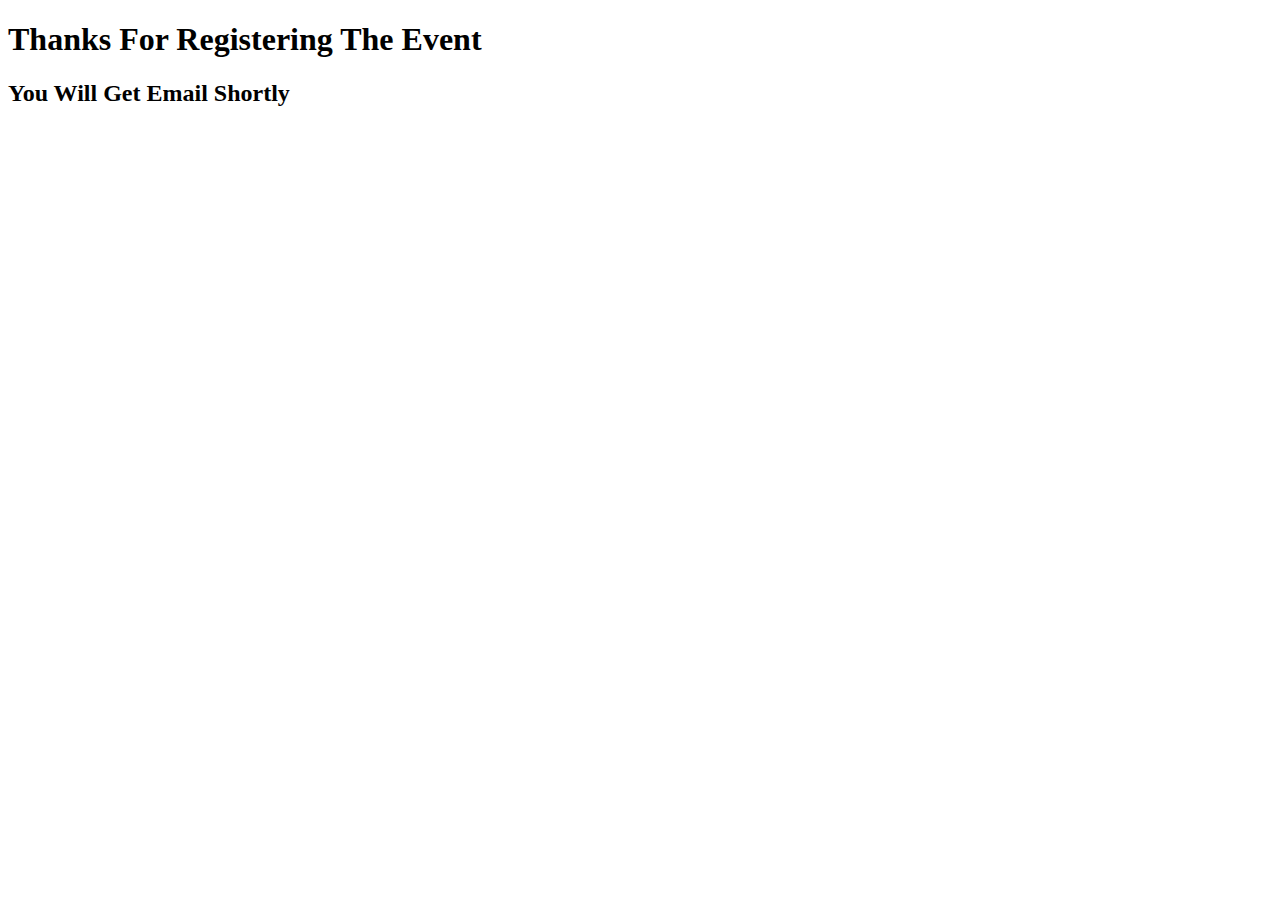
<file: templates/thankyou.html>
<!DOCTYPE html>
<html lang="en">
<head>
    <meta charset="UTF-8">
    <meta http-equiv="X-UA-Compatible" content="IE=edge">
    <meta name="viewport" content="width=device-width, initial-scale=1.0">
    <title>Thanks</title>
</head>
<body>
    <h1>Thanks For Registering The Event</h1>
    <h2>You Will Get Email Shortly</h2>
</body>
</html>
</file>
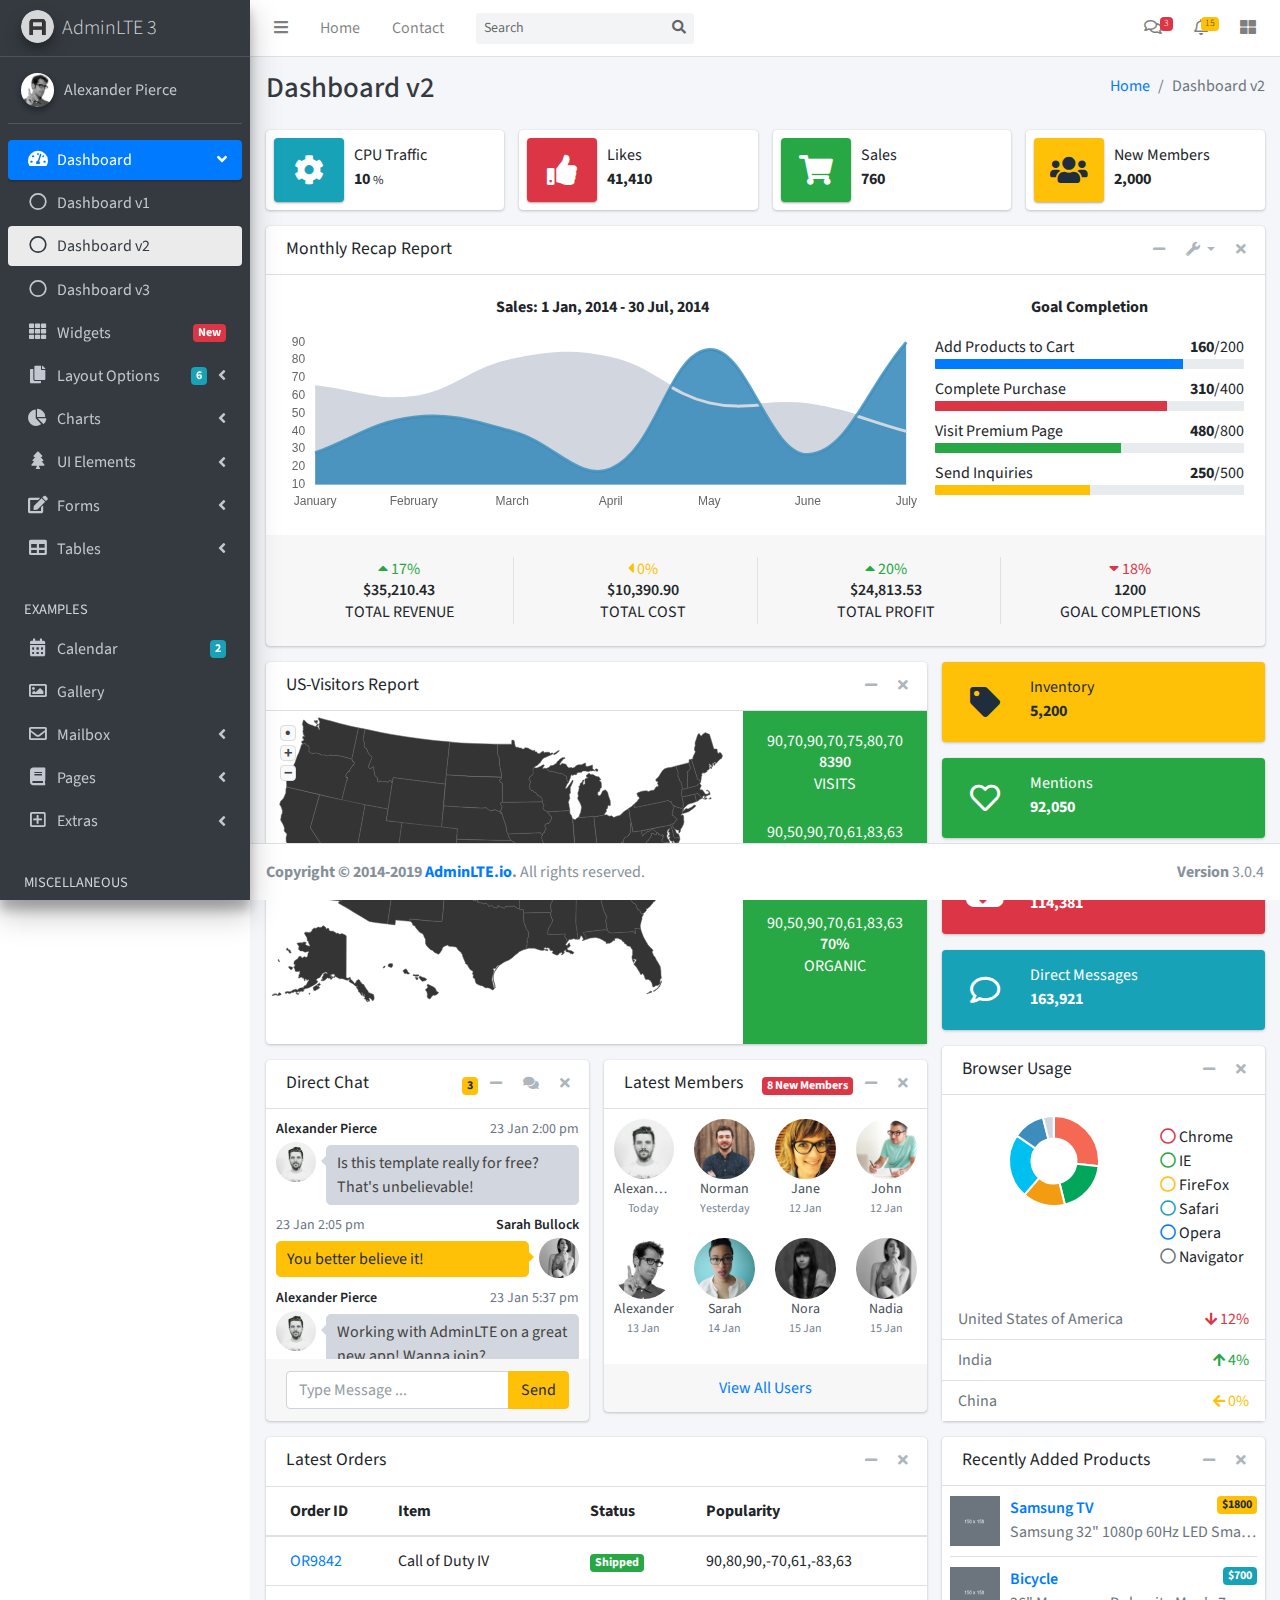
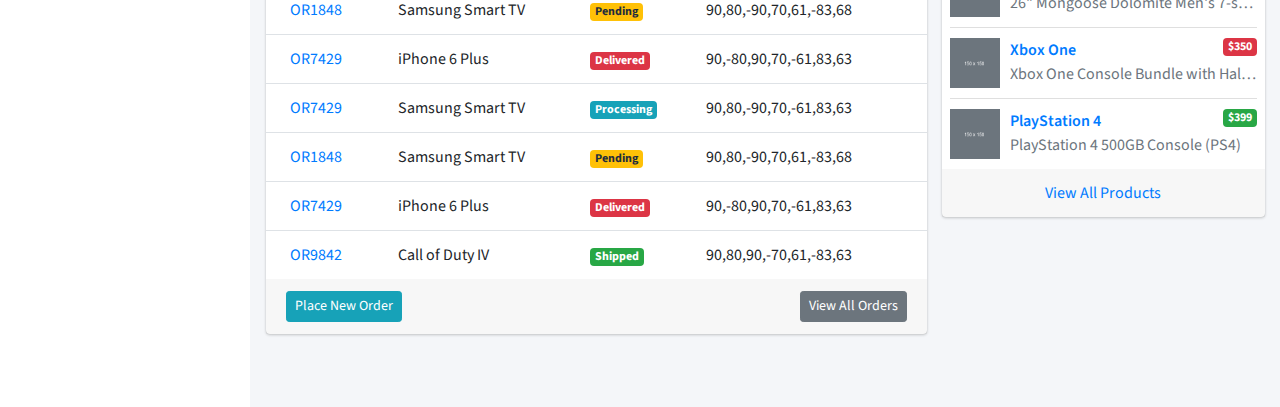
<file: static/admin-lte/index2.html>
<!DOCTYPE html>
<html lang="en">
<head>
  <meta charset="utf-8">
  <meta name="viewport" content="width=device-width, initial-scale=1">
  <meta http-equiv="x-ua-compatible" content="ie=edge">

  <title>AdminLTE 3 | Dashboard 2</title>

  <!-- Font Awesome Icons -->
  <link rel="stylesheet" href="plugins/fontawesome-free/css/all.min.css">
  <!-- overlayScrollbars -->
  <link rel="stylesheet" href="plugins/overlayScrollbars/css/OverlayScrollbars.min.css">
  <!-- Theme style -->
  <link rel="stylesheet" href="dist/css/adminlte.min.css">
  <!-- Google Font: Source Sans Pro -->
  <link href="https://fonts.googleapis.com/css?family=Source+Sans+Pro:300,400,400i,700" rel="stylesheet">
</head>
<body class="hold-transition sidebar-mini layout-fixed layout-navbar-fixed layout-footer-fixed">
<div class="wrapper">
  <!-- Navbar -->
  <nav class="main-header navbar navbar-expand navbar-white navbar-light">
    <!-- Left navbar links -->
    <ul class="navbar-nav">
      <li class="nav-item">
        <a class="nav-link" data-widget="pushmenu" href="#" role="button"><i class="fas fa-bars"></i></a>
      </li>
      <li class="nav-item d-none d-sm-inline-block">
        <a href="index3.html" class="nav-link">Home</a>
      </li>
      <li class="nav-item d-none d-sm-inline-block">
        <a href="#" class="nav-link">Contact</a>
      </li>
    </ul>

    <!-- SEARCH FORM -->
    <form class="form-inline ml-3">
      <div class="input-group input-group-sm">
        <input class="form-control form-control-navbar" type="search" placeholder="Search" aria-label="Search">
        <div class="input-group-append">
          <button class="btn btn-navbar" type="submit">
            <i class="fas fa-search"></i>
          </button>
        </div>
      </div>
    </form>

    <!-- Right navbar links -->
    <ul class="navbar-nav ml-auto">
      <!-- Messages Dropdown Menu -->
      <li class="nav-item dropdown">
        <a class="nav-link" data-toggle="dropdown" href="#">
          <i class="far fa-comments"></i>
          <span class="badge badge-danger navbar-badge">3</span>
        </a>
        <div class="dropdown-menu dropdown-menu-lg dropdown-menu-right">
          <a href="#" class="dropdown-item">
            <!-- Message Start -->
            <div class="media">
              <img src="dist/img/user1-128x128.jpg" alt="User Avatar" class="img-size-50 mr-3 img-circle">
              <div class="media-body">
                <h3 class="dropdown-item-title">
                  Brad Diesel
                  <span class="float-right text-sm text-danger"><i class="fas fa-star"></i></span>
                </h3>
                <p class="text-sm">Call me whenever you can...</p>
                <p class="text-sm text-muted"><i class="far fa-clock mr-1"></i> 4 Hours Ago</p>
              </div>
            </div>
            <!-- Message End -->
          </a>
          <div class="dropdown-divider"></div>
          <a href="#" class="dropdown-item">
            <!-- Message Start -->
            <div class="media">
              <img src="dist/img/user8-128x128.jpg" alt="User Avatar" class="img-size-50 img-circle mr-3">
              <div class="media-body">
                <h3 class="dropdown-item-title">
                  John Pierce
                  <span class="float-right text-sm text-muted"><i class="fas fa-star"></i></span>
                </h3>
                <p class="text-sm">I got your message bro</p>
                <p class="text-sm text-muted"><i class="far fa-clock mr-1"></i> 4 Hours Ago</p>
              </div>
            </div>
            <!-- Message End -->
          </a>
          <div class="dropdown-divider"></div>
          <a href="#" class="dropdown-item">
            <!-- Message Start -->
            <div class="media">
              <img src="dist/img/user3-128x128.jpg" alt="User Avatar" class="img-size-50 img-circle mr-3">
              <div class="media-body">
                <h3 class="dropdown-item-title">
                  Nora Silvester
                  <span class="float-right text-sm text-warning"><i class="fas fa-star"></i></span>
                </h3>
                <p class="text-sm">The subject goes here</p>
                <p class="text-sm text-muted"><i class="far fa-clock mr-1"></i> 4 Hours Ago</p>
              </div>
            </div>
            <!-- Message End -->
          </a>
          <div class="dropdown-divider"></div>
          <a href="#" class="dropdown-item dropdown-footer">See All Messages</a>
        </div>
      </li>
      <!-- Notifications Dropdown Menu -->
      <li class="nav-item dropdown">
        <a class="nav-link" data-toggle="dropdown" href="#">
          <i class="far fa-bell"></i>
          <span class="badge badge-warning navbar-badge">15</span>
        </a>
        <div class="dropdown-menu dropdown-menu-lg dropdown-menu-right">
          <span class="dropdown-item dropdown-header">15 Notifications</span>
          <div class="dropdown-divider"></div>
          <a href="#" class="dropdown-item">
            <i class="fas fa-envelope mr-2"></i> 4 new messages
            <span class="float-right text-muted text-sm">3 mins</span>
          </a>
          <div class="dropdown-divider"></div>
          <a href="#" class="dropdown-item">
            <i class="fas fa-users mr-2"></i> 8 friend requests
            <span class="float-right text-muted text-sm">12 hours</span>
          </a>
          <div class="dropdown-divider"></div>
          <a href="#" class="dropdown-item">
            <i class="fas fa-file mr-2"></i> 3 new reports
            <span class="float-right text-muted text-sm">2 days</span>
          </a>
          <div class="dropdown-divider"></div>
          <a href="#" class="dropdown-item dropdown-footer">See All Notifications</a>
        </div>
      </li>
      <li class="nav-item">
        <a class="nav-link" data-widget="control-sidebar" data-slide="true" href="#" role="button"><i
            class="fas fa-th-large"></i></a>
      </li>
    </ul>
  </nav>
  <!-- /.navbar -->

  <!-- Main Sidebar Container -->
  <aside class="main-sidebar sidebar-dark-primary elevation-4">
    <!-- Brand Logo -->
    <a href="index3.html" class="brand-link">
      <img src="dist/img/AdminLTELogo.png" alt="AdminLTE Logo" class="brand-image img-circle elevation-3"
           style="opacity: .8">
      <span class="brand-text font-weight-light">AdminLTE 3</span>
    </a>

    <!-- Sidebar -->
    <div class="sidebar">
      <!-- Sidebar user panel (optional) -->
      <div class="user-panel mt-3 pb-3 mb-3 d-flex">
        <div class="image">
          <img src="dist/img/user2-160x160.jpg" class="img-circle elevation-2" alt="User Image">
        </div>
        <div class="info">
          <a href="#" class="d-block">Alexander Pierce</a>
        </div>
      </div>

      <!-- Sidebar Menu -->
      <nav class="mt-2">
        <ul class="nav nav-pills nav-sidebar flex-column" data-widget="treeview" role="menu" data-accordion="false">
          <!-- Add icons to the links using the .nav-icon class
               with font-awesome or any other icon font library -->
          <li class="nav-item has-treeview menu-open">
            <a href="#" class="nav-link active">
              <i class="nav-icon fas fa-tachometer-alt"></i>
              <p>
                Dashboard
                <i class="right fas fa-angle-left"></i>
              </p>
            </a>
            <ul class="nav nav-treeview">
              <li class="nav-item">
                <a href="./index.html" class="nav-link">
                  <i class="far fa-circle nav-icon"></i>
                  <p>Dashboard v1</p>
                </a>
              </li>
              <li class="nav-item">
                <a href="./index2.html" class="nav-link active">
                  <i class="far fa-circle nav-icon"></i>
                  <p>Dashboard v2</p>
                </a>
              </li>
              <li class="nav-item">
                <a href="./index3.html" class="nav-link">
                  <i class="far fa-circle nav-icon"></i>
                  <p>Dashboard v3</p>
                </a>
              </li>
            </ul>
          </li>
          <li class="nav-item">
            <a href="pages/widgets.html" class="nav-link">
              <i class="nav-icon fas fa-th"></i>
              <p>
                Widgets
                <span class="right badge badge-danger">New</span>
              </p>
            </a>
          </li>
          <li class="nav-item has-treeview">
            <a href="#" class="nav-link">
              <i class="nav-icon fas fa-copy"></i>
              <p>
                Layout Options
                <i class="fas fa-angle-left right"></i>
                <span class="badge badge-info right">6</span>
              </p>
            </a>
            <ul class="nav nav-treeview">
              <li class="nav-item">
                <a href="pages/layout/top-nav.html" class="nav-link">
                  <i class="far fa-circle nav-icon"></i>
                  <p>Top Navigation</p>
                </a>
              </li>
              <li class="nav-item">
                <a href="pages/layout/top-nav-sidebar.html" class="nav-link">
                  <i class="far fa-circle nav-icon"></i>
                  <p>Top Navigation + Sidebar</p>
                </a>
              </li>
              <li class="nav-item">
                <a href="pages/layout/boxed.html" class="nav-link">
                  <i class="far fa-circle nav-icon"></i>
                  <p>Boxed</p>
                </a>
              </li>
              <li class="nav-item">
                <a href="pages/layout/fixed-sidebar.html" class="nav-link">
                  <i class="far fa-circle nav-icon"></i>
                  <p>Fixed Sidebar</p>
                </a>
              </li>
              <li class="nav-item">
                <a href="pages/layout/fixed-topnav.html" class="nav-link">
                  <i class="far fa-circle nav-icon"></i>
                  <p>Fixed Navbar</p>
                </a>
              </li>
              <li class="nav-item">
                <a href="pages/layout/fixed-footer.html" class="nav-link">
                  <i class="far fa-circle nav-icon"></i>
                  <p>Fixed Footer</p>
                </a>
              </li>
              <li class="nav-item">
                <a href="pages/layout/collapsed-sidebar.html" class="nav-link">
                  <i class="far fa-circle nav-icon"></i>
                  <p>Collapsed Sidebar</p>
                </a>
              </li>
            </ul>
          </li>
          <li class="nav-item has-treeview">
            <a href="#" class="nav-link">
              <i class="nav-icon fas fa-chart-pie"></i>
              <p>
                Charts
                <i class="right fas fa-angle-left"></i>
              </p>
            </a>
            <ul class="nav nav-treeview">
              <li class="nav-item">
                <a href="pages/charts/chartjs.html" class="nav-link">
                  <i class="far fa-circle nav-icon"></i>
                  <p>ChartJS</p>
                </a>
              </li>
              <li class="nav-item">
                <a href="pages/charts/flot.html" class="nav-link">
                  <i class="far fa-circle nav-icon"></i>
                  <p>Flot</p>
                </a>
              </li>
              <li class="nav-item">
                <a href="pages/charts/inline.html" class="nav-link">
                  <i class="far fa-circle nav-icon"></i>
                  <p>Inline</p>
                </a>
              </li>
            </ul>
          </li>
          <li class="nav-item has-treeview">
            <a href="#" class="nav-link">
              <i class="nav-icon fas fa-tree"></i>
              <p>
                UI Elements
                <i class="fas fa-angle-left right"></i>
              </p>
            </a>
            <ul class="nav nav-treeview">
              <li class="nav-item">
                <a href="pages/UI/general.html" class="nav-link">
                  <i class="far fa-circle nav-icon"></i>
                  <p>General</p>
                </a>
              </li>
              <li class="nav-item">
                <a href="pages/UI/icons.html" class="nav-link">
                  <i class="far fa-circle nav-icon"></i>
                  <p>Icons</p>
                </a>
              </li>
              <li class="nav-item">
                <a href="pages/UI/buttons.html" class="nav-link">
                  <i class="far fa-circle nav-icon"></i>
                  <p>Buttons</p>
                </a>
              </li>
              <li class="nav-item">
                <a href="pages/UI/sliders.html" class="nav-link">
                  <i class="far fa-circle nav-icon"></i>
                  <p>Sliders</p>
                </a>
              </li>
              <li class="nav-item">
                <a href="pages/UI/modals.html" class="nav-link">
                  <i class="far fa-circle nav-icon"></i>
                  <p>Modals & Alerts</p>
                </a>
              </li>
              <li class="nav-item">
                <a href="pages/UI/navbar.html" class="nav-link">
                  <i class="far fa-circle nav-icon"></i>
                  <p>Navbar & Tabs</p>
                </a>
              </li>
              <li class="nav-item">
                <a href="pages/UI/timeline.html" class="nav-link">
                  <i class="far fa-circle nav-icon"></i>
                  <p>Timeline</p>
                </a>
              </li>
              <li class="nav-item">
                <a href="pages/UI/ribbons.html" class="nav-link">
                  <i class="far fa-circle nav-icon"></i>
                  <p>Ribbons</p>
                </a>
              </li>
            </ul>
          </li>
          <li class="nav-item has-treeview">
            <a href="#" class="nav-link">
              <i class="nav-icon fas fa-edit"></i>
              <p>
                Forms
                <i class="fas fa-angle-left right"></i>
              </p>
            </a>
            <ul class="nav nav-treeview">
              <li class="nav-item">
                <a href="pages/forms/general.html" class="nav-link">
                  <i class="far fa-circle nav-icon"></i>
                  <p>General Elements</p>
                </a>
              </li>
              <li class="nav-item">
                <a href="pages/forms/advanced.html" class="nav-link">
                  <i class="far fa-circle nav-icon"></i>
                  <p>Advanced Elements</p>
                </a>
              </li>
              <li class="nav-item">
                <a href="pages/forms/editors.html" class="nav-link">
                  <i class="far fa-circle nav-icon"></i>
                  <p>Editors</p>
                </a>
              </li>
              <li class="nav-item">
                <a href="pages/forms/validation.html" class="nav-link">
                  <i class="far fa-circle nav-icon"></i>
                  <p>Validation</p>
                </a>
              </li>
            </ul>
          </li>
          <li class="nav-item has-treeview">
            <a href="#" class="nav-link">
              <i class="nav-icon fas fa-table"></i>
              <p>
                Tables
                <i class="fas fa-angle-left right"></i>
              </p>
            </a>
            <ul class="nav nav-treeview">
              <li class="nav-item">
                <a href="pages/tables/simple.html" class="nav-link">
                  <i class="far fa-circle nav-icon"></i>
                  <p>Simple Tables</p>
                </a>
              </li>
              <li class="nav-item">
                <a href="pages/tables/data.html" class="nav-link">
                  <i class="far fa-circle nav-icon"></i>
                  <p>DataTables</p>
                </a>
              </li>
              <li class="nav-item">
                <a href="pages/tables/jsgrid.html" class="nav-link">
                  <i class="far fa-circle nav-icon"></i>
                  <p>jsGrid</p>
                </a>
              </li>
            </ul>
          </li>
          <li class="nav-header">EXAMPLES</li>
          <li class="nav-item">
            <a href="pages/calendar.html" class="nav-link">
              <i class="nav-icon fas fa-calendar-alt"></i>
              <p>
                Calendar
                <span class="badge badge-info right">2</span>
              </p>
            </a>
          </li>
          <li class="nav-item">
            <a href="pages/gallery.html" class="nav-link">
              <i class="nav-icon far fa-image"></i>
              <p>
                Gallery
              </p>
            </a>
          </li>
          <li class="nav-item has-treeview">
            <a href="#" class="nav-link">
              <i class="nav-icon far fa-envelope"></i>
              <p>
                Mailbox
                <i class="fas fa-angle-left right"></i>
              </p>
            </a>
            <ul class="nav nav-treeview">
              <li class="nav-item">
                <a href="pages/mailbox/mailbox.html" class="nav-link">
                  <i class="far fa-circle nav-icon"></i>
                  <p>Inbox</p>
                </a>
              </li>
              <li class="nav-item">
                <a href="pages/mailbox/compose.html" class="nav-link">
                  <i class="far fa-circle nav-icon"></i>
                  <p>Compose</p>
                </a>
              </li>
              <li class="nav-item">
                <a href="pages/mailbox/read-mail.html" class="nav-link">
                  <i class="far fa-circle nav-icon"></i>
                  <p>Read</p>
                </a>
              </li>
            </ul>
          </li>
          <li class="nav-item has-treeview">
            <a href="#" class="nav-link">
              <i class="nav-icon fas fa-book"></i>
              <p>
                Pages
                <i class="fas fa-angle-left right"></i>
              </p>
            </a>
            <ul class="nav nav-treeview">
              <li class="nav-item">
                <a href="pages/examples/invoice.html" class="nav-link">
                  <i class="far fa-circle nav-icon"></i>
                  <p>Invoice</p>
                </a>
              </li>
              <li class="nav-item">
                <a href="pages/examples/profile.html" class="nav-link">
                  <i class="far fa-circle nav-icon"></i>
                  <p>Profile</p>
                </a>
              </li>
              <li class="nav-item">
                <a href="pages/examples/e-commerce.html" class="nav-link">
                  <i class="far fa-circle nav-icon"></i>
                  <p>E-commerce</p>
                </a>
              </li>
              <li class="nav-item">
                <a href="pages/examples/projects.html" class="nav-link">
                  <i class="far fa-circle nav-icon"></i>
                  <p>Projects</p>
                </a>
              </li>
              <li class="nav-item">
                <a href="pages/examples/project-add.html" class="nav-link">
                  <i class="far fa-circle nav-icon"></i>
                  <p>Project Add</p>
                </a>
              </li>
              <li class="nav-item">
                <a href="pages/examples/project-edit.html" class="nav-link">
                  <i class="far fa-circle nav-icon"></i>
                  <p>Project Edit</p>
                </a>
              </li>
              <li class="nav-item">
                <a href="pages/examples/project-detail.html" class="nav-link">
                  <i class="far fa-circle nav-icon"></i>
                  <p>Project Detail</p>
                </a>
              </li>
              <li class="nav-item">
                <a href="pages/examples/contacts.html" class="nav-link">
                  <i class="far fa-circle nav-icon"></i>
                  <p>Contacts</p>
                </a>
              </li>
            </ul>
          </li>
          <li class="nav-item has-treeview">
            <a href="#" class="nav-link">
              <i class="nav-icon far fa-plus-square"></i>
              <p>
                Extras
                <i class="fas fa-angle-left right"></i>
              </p>
            </a>
            <ul class="nav nav-treeview">
              <li class="nav-item">
                <a href="pages/examples/login.html" class="nav-link">
                  <i class="far fa-circle nav-icon"></i>
                  <p>Login</p>
                </a>
              </li>
              <li class="nav-item">
                <a href="pages/examples/register.html" class="nav-link">
                  <i class="far fa-circle nav-icon"></i>
                  <p>Register</p>
                </a>
              </li>
              <li class="nav-item">
                <a href="pages/examples/forgot-password.html" class="nav-link">
                  <i class="far fa-circle nav-icon"></i>
                  <p>Forgot Password</p>
                </a>
              </li>
              <li class="nav-item">
                <a href="pages/examples/recover-password.html" class="nav-link">
                  <i class="far fa-circle nav-icon"></i>
                  <p>Recover Password</p>
                </a>
              </li>
              <li class="nav-item">
                <a href="pages/examples/lockscreen.html" class="nav-link">
                  <i class="far fa-circle nav-icon"></i>
                  <p>Lockscreen</p>
                </a>
              </li>
              <li class="nav-item">
                <a href="pages/examples/legacy-user-menu.html" class="nav-link">
                  <i class="far fa-circle nav-icon"></i>
                  <p>Legacy User Menu</p>
                </a>
              </li>
              <li class="nav-item">
                <a href="pages/examples/language-menu.html" class="nav-link">
                  <i class="far fa-circle nav-icon"></i>
                  <p>Language Menu</p>
                </a>
              </li>
              <li class="nav-item">
                <a href="pages/examples/404.html" class="nav-link">
                  <i class="far fa-circle nav-icon"></i>
                  <p>Error 404</p>
                </a>
              </li>
              <li class="nav-item">
                <a href="pages/examples/500.html" class="nav-link">
                  <i class="far fa-circle nav-icon"></i>
                  <p>Error 500</p>
                </a>
              </li>
              <li class="nav-item">
                <a href="pages/examples/pace.html" class="nav-link">
                  <i class="far fa-circle nav-icon"></i>
                  <p>Pace</p>
                </a>
              </li>
              <li class="nav-item">
                <a href="pages/examples/blank.html" class="nav-link">
                  <i class="far fa-circle nav-icon"></i>
                  <p>Blank Page</p>
                </a>
              </li>
              <li class="nav-item">
                <a href="starter.html" class="nav-link">
                  <i class="far fa-circle nav-icon"></i>
                  <p>Starter Page</p>
                </a>
              </li>
            </ul>
          </li>
          <li class="nav-header">MISCELLANEOUS</li>
          <li class="nav-item">
            <a href="https://adminlte.io/docs/3.0" class="nav-link">
              <i class="nav-icon fas fa-file"></i>
              <p>Documentation</p>
            </a>
          </li>
          <li class="nav-header">MULTI LEVEL EXAMPLE</li>
          <li class="nav-item">
            <a href="#" class="nav-link">
              <i class="fas fa-circle nav-icon"></i>
              <p>Level 1</p>
            </a>
          </li>
          <li class="nav-item has-treeview">
            <a href="#" class="nav-link">
              <i class="nav-icon fas fa-circle"></i>
              <p>
                Level 1
                <i class="right fas fa-angle-left"></i>
              </p>
            </a>
            <ul class="nav nav-treeview">
              <li class="nav-item">
                <a href="#" class="nav-link">
                  <i class="far fa-circle nav-icon"></i>
                  <p>Level 2</p>
                </a>
              </li>
              <li class="nav-item has-treeview">
                <a href="#" class="nav-link">
                  <i class="far fa-circle nav-icon"></i>
                  <p>
                    Level 2
                    <i class="right fas fa-angle-left"></i>
                  </p>
                </a>
                <ul class="nav nav-treeview">
                  <li class="nav-item">
                    <a href="#" class="nav-link">
                      <i class="far fa-dot-circle nav-icon"></i>
                      <p>Level 3</p>
                    </a>
                  </li>
                  <li class="nav-item">
                    <a href="#" class="nav-link">
                      <i class="far fa-dot-circle nav-icon"></i>
                      <p>Level 3</p>
                    </a>
                  </li>
                  <li class="nav-item">
                    <a href="#" class="nav-link">
                      <i class="far fa-dot-circle nav-icon"></i>
                      <p>Level 3</p>
                    </a>
                  </li>
                </ul>
              </li>
              <li class="nav-item">
                <a href="#" class="nav-link">
                  <i class="far fa-circle nav-icon"></i>
                  <p>Level 2</p>
                </a>
              </li>
            </ul>
          </li>
          <li class="nav-item">
            <a href="#" class="nav-link">
              <i class="fas fa-circle nav-icon"></i>
              <p>Level 1</p>
            </a>
          </li>
          <li class="nav-header">LABELS</li>
          <li class="nav-item">
            <a href="#" class="nav-link">
              <i class="nav-icon far fa-circle text-danger"></i>
              <p class="text">Important</p>
            </a>
          </li>
          <li class="nav-item">
            <a href="#" class="nav-link">
              <i class="nav-icon far fa-circle text-warning"></i>
              <p>Warning</p>
            </a>
          </li>
          <li class="nav-item">
            <a href="#" class="nav-link">
              <i class="nav-icon far fa-circle text-info"></i>
              <p>Informational</p>
            </a>
          </li>
        </ul>
      </nav>
      <!-- /.sidebar-menu -->
    </div>
    <!-- /.sidebar -->
  </aside>

  <!-- Content Wrapper. Contains page content -->
  <div class="content-wrapper">
    <!-- Content Header (Page header) -->
    <div class="content-header">
      <div class="container-fluid">
        <div class="row mb-2">
          <div class="col-sm-6">
            <h1 class="m-0 text-dark">Dashboard v2</h1>
          </div><!-- /.col -->
          <div class="col-sm-6">
            <ol class="breadcrumb float-sm-right">
              <li class="breadcrumb-item"><a href="#">Home</a></li>
              <li class="breadcrumb-item active">Dashboard v2</li>
            </ol>
          </div><!-- /.col -->
        </div><!-- /.row -->
      </div><!-- /.container-fluid -->
    </div>
    <!-- /.content-header -->

    <!-- Main content -->
    <section class="content">
      <div class="container-fluid">
        <!-- Info boxes -->
        <div class="row">
          <div class="col-12 col-sm-6 col-md-3">
            <div class="info-box">
              <span class="info-box-icon bg-info elevation-1"><i class="fas fa-cog"></i></span>

              <div class="info-box-content">
                <span class="info-box-text">CPU Traffic</span>
                <span class="info-box-number">
                  10
                  <small>%</small>
                </span>
              </div>
              <!-- /.info-box-content -->
            </div>
            <!-- /.info-box -->
          </div>
          <!-- /.col -->
          <div class="col-12 col-sm-6 col-md-3">
            <div class="info-box mb-3">
              <span class="info-box-icon bg-danger elevation-1"><i class="fas fa-thumbs-up"></i></span>

              <div class="info-box-content">
                <span class="info-box-text">Likes</span>
                <span class="info-box-number">41,410</span>
              </div>
              <!-- /.info-box-content -->
            </div>
            <!-- /.info-box -->
          </div>
          <!-- /.col -->

          <!-- fix for small devices only -->
          <div class="clearfix hidden-md-up"></div>

          <div class="col-12 col-sm-6 col-md-3">
            <div class="info-box mb-3">
              <span class="info-box-icon bg-success elevation-1"><i class="fas fa-shopping-cart"></i></span>

              <div class="info-box-content">
                <span class="info-box-text">Sales</span>
                <span class="info-box-number">760</span>
              </div>
              <!-- /.info-box-content -->
            </div>
            <!-- /.info-box -->
          </div>
          <!-- /.col -->
          <div class="col-12 col-sm-6 col-md-3">
            <div class="info-box mb-3">
              <span class="info-box-icon bg-warning elevation-1"><i class="fas fa-users"></i></span>

              <div class="info-box-content">
                <span class="info-box-text">New Members</span>
                <span class="info-box-number">2,000</span>
              </div>
              <!-- /.info-box-content -->
            </div>
            <!-- /.info-box -->
          </div>
          <!-- /.col -->
        </div>
        <!-- /.row -->

        <div class="row">
          <div class="col-md-12">
            <div class="card">
              <div class="card-header">
                <h5 class="card-title">Monthly Recap Report</h5>

                <div class="card-tools">
                  <button type="button" class="btn btn-tool" data-card-widget="collapse">
                    <i class="fas fa-minus"></i>
                  </button>
                  <div class="btn-group">
                    <button type="button" class="btn btn-tool dropdown-toggle" data-toggle="dropdown">
                      <i class="fas fa-wrench"></i>
                    </button>
                    <div class="dropdown-menu dropdown-menu-right" role="menu">
                      <a href="#" class="dropdown-item">Action</a>
                      <a href="#" class="dropdown-item">Another action</a>
                      <a href="#" class="dropdown-item">Something else here</a>
                      <a class="dropdown-divider"></a>
                      <a href="#" class="dropdown-item">Separated link</a>
                    </div>
                  </div>
                  <button type="button" class="btn btn-tool" data-card-widget="remove">
                    <i class="fas fa-times"></i>
                  </button>
                </div>
              </div>
              <!-- /.card-header -->
              <div class="card-body">
                <div class="row">
                  <div class="col-md-8">
                    <p class="text-center">
                      <strong>Sales: 1 Jan, 2014 - 30 Jul, 2014</strong>
                    </p>

                    <div class="chart">
                      <!-- Sales Chart Canvas -->
                      <canvas id="salesChart" height="180" style="height: 180px;"></canvas>
                    </div>
                    <!-- /.chart-responsive -->
                  </div>
                  <!-- /.col -->
                  <div class="col-md-4">
                    <p class="text-center">
                      <strong>Goal Completion</strong>
                    </p>

                    <div class="progress-group">
                      Add Products to Cart
                      <span class="float-right"><b>160</b>/200</span>
                      <div class="progress progress-sm">
                        <div class="progress-bar bg-primary" style="width: 80%"></div>
                      </div>
                    </div>
                    <!-- /.progress-group -->

                    <div class="progress-group">
                      Complete Purchase
                      <span class="float-right"><b>310</b>/400</span>
                      <div class="progress progress-sm">
                        <div class="progress-bar bg-danger" style="width: 75%"></div>
                      </div>
                    </div>

                    <!-- /.progress-group -->
                    <div class="progress-group">
                      <span class="progress-text">Visit Premium Page</span>
                      <span class="float-right"><b>480</b>/800</span>
                      <div class="progress progress-sm">
                        <div class="progress-bar bg-success" style="width: 60%"></div>
                      </div>
                    </div>

                    <!-- /.progress-group -->
                    <div class="progress-group">
                      Send Inquiries
                      <span class="float-right"><b>250</b>/500</span>
                      <div class="progress progress-sm">
                        <div class="progress-bar bg-warning" style="width: 50%"></div>
                      </div>
                    </div>
                    <!-- /.progress-group -->
                  </div>
                  <!-- /.col -->
                </div>
                <!-- /.row -->
              </div>
              <!-- ./card-body -->
              <div class="card-footer">
                <div class="row">
                  <div class="col-sm-3 col-6">
                    <div class="description-block border-right">
                      <span class="description-percentage text-success"><i class="fas fa-caret-up"></i> 17%</span>
                      <h5 class="description-header">$35,210.43</h5>
                      <span class="description-text">TOTAL REVENUE</span>
                    </div>
                    <!-- /.description-block -->
                  </div>
                  <!-- /.col -->
                  <div class="col-sm-3 col-6">
                    <div class="description-block border-right">
                      <span class="description-percentage text-warning"><i class="fas fa-caret-left"></i> 0%</span>
                      <h5 class="description-header">$10,390.90</h5>
                      <span class="description-text">TOTAL COST</span>
                    </div>
                    <!-- /.description-block -->
                  </div>
                  <!-- /.col -->
                  <div class="col-sm-3 col-6">
                    <div class="description-block border-right">
                      <span class="description-percentage text-success"><i class="fas fa-caret-up"></i> 20%</span>
                      <h5 class="description-header">$24,813.53</h5>
                      <span class="description-text">TOTAL PROFIT</span>
                    </div>
                    <!-- /.description-block -->
                  </div>
                  <!-- /.col -->
                  <div class="col-sm-3 col-6">
                    <div class="description-block">
                      <span class="description-percentage text-danger"><i class="fas fa-caret-down"></i> 18%</span>
                      <h5 class="description-header">1200</h5>
                      <span class="description-text">GOAL COMPLETIONS</span>
                    </div>
                    <!-- /.description-block -->
                  </div>
                </div>
                <!-- /.row -->
              </div>
              <!-- /.card-footer -->
            </div>
            <!-- /.card -->
          </div>
          <!-- /.col -->
        </div>
        <!-- /.row -->

        <!-- Main row -->
        <div class="row">
          <!-- Left col -->
          <div class="col-md-8">
            <!-- MAP & BOX PANE -->
            <div class="card">
              <div class="card-header">
                <h3 class="card-title">US-Visitors Report</h3>

                <div class="card-tools">
                  <button type="button" class="btn btn-tool" data-card-widget="collapse">
                    <i class="fas fa-minus"></i>
                  </button>
                  <button type="button" class="btn btn-tool" data-card-widget="remove">
                    <i class="fas fa-times"></i>
                  </button>
                </div>
              </div>
              <!-- /.card-header -->
              <div class="card-body p-0">
                <div class="d-md-flex">
                  <div class="p-1 flex-fill" style="overflow: hidden">
                    <!-- Map will be created here -->
                    <div id="world-map-markers" style="height: 325px; overflow: hidden">
                      <div class="map"></div>
                    </div>
                  </div>
                  <div class="card-pane-right bg-success pt-2 pb-2 pl-4 pr-4">
                    <div class="description-block mb-4">
                      <div class="sparkbar pad" data-color="#fff">90,70,90,70,75,80,70</div>
                      <h5 class="description-header">8390</h5>
                      <span class="description-text">Visits</span>
                    </div>
                    <!-- /.description-block -->
                    <div class="description-block mb-4">
                      <div class="sparkbar pad" data-color="#fff">90,50,90,70,61,83,63</div>
                      <h5 class="description-header">30%</h5>
                      <span class="description-text">Referrals</span>
                    </div>
                    <!-- /.description-block -->
                    <div class="description-block">
                      <div class="sparkbar pad" data-color="#fff">90,50,90,70,61,83,63</div>
                      <h5 class="description-header">70%</h5>
                      <span class="description-text">Organic</span>
                    </div>
                    <!-- /.description-block -->
                  </div><!-- /.card-pane-right -->
                </div><!-- /.d-md-flex -->
              </div>
              <!-- /.card-body -->
            </div>
            <!-- /.card -->
            <div class="row">
              <div class="col-md-6">
                <!-- DIRECT CHAT -->
                <div class="card direct-chat direct-chat-warning">
                  <div class="card-header">
                    <h3 class="card-title">Direct Chat</h3>

                    <div class="card-tools">
                      <span data-toggle="tooltip" title="3 New Messages" class="badge badge-warning">3</span>
                      <button type="button" class="btn btn-tool" data-card-widget="collapse"><i class="fas fa-minus"></i>
                      </button>
                      <button type="button" class="btn btn-tool" data-toggle="tooltip" title="Contacts"
                              data-widget="chat-pane-toggle">
                        <i class="fas fa-comments"></i></button>
                      <button type="button" class="btn btn-tool" data-card-widget="remove"><i class="fas fa-times"></i>
                      </button>
                    </div>
                  </div>
                  <!-- /.card-header -->
                  <div class="card-body">
                    <!-- Conversations are loaded here -->
                    <div class="direct-chat-messages">
                      <!-- Message. Default to the left -->
                      <div class="direct-chat-msg">
                        <div class="direct-chat-infos clearfix">
                          <span class="direct-chat-name float-left">Alexander Pierce</span>
                          <span class="direct-chat-timestamp float-right">23 Jan 2:00 pm</span>
                        </div>
                        <!-- /.direct-chat-infos -->
                        <img class="direct-chat-img" src="dist/img/user1-128x128.jpg" alt="message user image">
                        <!-- /.direct-chat-img -->
                        <div class="direct-chat-text">
                          Is this template really for free? That's unbelievable!
                        </div>
                        <!-- /.direct-chat-text -->
                      </div>
                      <!-- /.direct-chat-msg -->

                      <!-- Message to the right -->
                      <div class="direct-chat-msg right">
                        <div class="direct-chat-infos clearfix">
                          <span class="direct-chat-name float-right">Sarah Bullock</span>
                          <span class="direct-chat-timestamp float-left">23 Jan 2:05 pm</span>
                        </div>
                        <!-- /.direct-chat-infos -->
                        <img class="direct-chat-img" src="dist/img/user3-128x128.jpg" alt="message user image">
                        <!-- /.direct-chat-img -->
                        <div class="direct-chat-text">
                          You better believe it!
                        </div>
                        <!-- /.direct-chat-text -->
                      </div>
                      <!-- /.direct-chat-msg -->

                      <!-- Message. Default to the left -->
                      <div class="direct-chat-msg">
                        <div class="direct-chat-infos clearfix">
                          <span class="direct-chat-name float-left">Alexander Pierce</span>
                          <span class="direct-chat-timestamp float-right">23 Jan 5:37 pm</span>
                        </div>
                        <!-- /.direct-chat-infos -->
                        <img class="direct-chat-img" src="dist/img/user1-128x128.jpg" alt="message user image">
                        <!-- /.direct-chat-img -->
                        <div class="direct-chat-text">
                          Working with AdminLTE on a great new app! Wanna join?
                        </div>
                        <!-- /.direct-chat-text -->
                      </div>
                      <!-- /.direct-chat-msg -->

                      <!-- Message to the right -->
                      <div class="direct-chat-msg right">
                        <div class="direct-chat-infos clearfix">
                          <span class="direct-chat-name float-right">Sarah Bullock</span>
                          <span class="direct-chat-timestamp float-left">23 Jan 6:10 pm</span>
                        </div>
                        <!-- /.direct-chat-infos -->
                        <img class="direct-chat-img" src="dist/img/user3-128x128.jpg" alt="message user image">
                        <!-- /.direct-chat-img -->
                        <div class="direct-chat-text">
                          I would love to.
                        </div>
                        <!-- /.direct-chat-text -->
                      </div>
                      <!-- /.direct-chat-msg -->

                    </div>
                    <!--/.direct-chat-messages-->

                    <!-- Contacts are loaded here -->
                    <div class="direct-chat-contacts">
                      <ul class="contacts-list">
                        <li>
                          <a href="#">
                            <img class="contacts-list-img" src="dist/img/user1-128x128.jpg">

                            <div class="contacts-list-info">
                              <span class="contacts-list-name">
                                Count Dracula
                                <small class="contacts-list-date float-right">2/28/2015</small>
                              </span>
                              <span class="contacts-list-msg">How have you been? I was...</span>
                            </div>
                            <!-- /.contacts-list-info -->
                          </a>
                        </li>
                        <!-- End Contact Item -->
                        <li>
                          <a href="#">
                            <img class="contacts-list-img" src="dist/img/user7-128x128.jpg">

                            <div class="contacts-list-info">
                              <span class="contacts-list-name">
                                Sarah Doe
                                <small class="contacts-list-date float-right">2/23/2015</small>
                              </span>
                              <span class="contacts-list-msg">I will be waiting for...</span>
                            </div>
                            <!-- /.contacts-list-info -->
                          </a>
                        </li>
                        <!-- End Contact Item -->
                        <li>
                          <a href="#">
                            <img class="contacts-list-img" src="dist/img/user3-128x128.jpg">

                            <div class="contacts-list-info">
                              <span class="contacts-list-name">
                                Nadia Jolie
                                <small class="contacts-list-date float-right">2/20/2015</small>
                              </span>
                              <span class="contacts-list-msg">I'll call you back at...</span>
                            </div>
                            <!-- /.contacts-list-info -->
                          </a>
                        </li>
                        <!-- End Contact Item -->
                        <li>
                          <a href="#">
                            <img class="contacts-list-img" src="dist/img/user5-128x128.jpg">

                            <div class="contacts-list-info">
                              <span class="contacts-list-name">
                                Nora S. Vans
                                <small class="contacts-list-date float-right">2/10/2015</small>
                              </span>
                              <span class="contacts-list-msg">Where is your new...</span>
                            </div>
                            <!-- /.contacts-list-info -->
                          </a>
                        </li>
                        <!-- End Contact Item -->
                        <li>
                          <a href="#">
                            <img class="contacts-list-img" src="dist/img/user6-128x128.jpg">

                            <div class="contacts-list-info">
                              <span class="contacts-list-name">
                                John K.
                                <small class="contacts-list-date float-right">1/27/2015</small>
                              </span>
                              <span class="contacts-list-msg">Can I take a look at...</span>
                            </div>
                            <!-- /.contacts-list-info -->
                          </a>
                        </li>
                        <!-- End Contact Item -->
                        <li>
                          <a href="#">
                            <img class="contacts-list-img" src="dist/img/user8-128x128.jpg">

                            <div class="contacts-list-info">
                              <span class="contacts-list-name">
                                Kenneth M.
                                <small class="contacts-list-date float-right">1/4/2015</small>
                              </span>
                              <span class="contacts-list-msg">Never mind I found...</span>
                            </div>
                            <!-- /.contacts-list-info -->
                          </a>
                        </li>
                        <!-- End Contact Item -->
                      </ul>
                      <!-- /.contacts-list -->
                    </div>
                    <!-- /.direct-chat-pane -->
                  </div>
                  <!-- /.card-body -->
                  <div class="card-footer">
                    <form action="#" method="post">
                      <div class="input-group">
                        <input type="text" name="message" placeholder="Type Message ..." class="form-control">
                        <span class="input-group-append">
                          <button type="button" class="btn btn-warning">Send</button>
                        </span>
                      </div>
                    </form>
                  </div>
                  <!-- /.card-footer-->
                </div>
                <!--/.direct-chat -->
              </div>
              <!-- /.col -->

              <div class="col-md-6">
                <!-- USERS LIST -->
                <div class="card">
                  <div class="card-header">
                    <h3 class="card-title">Latest Members</h3>

                    <div class="card-tools">
                      <span class="badge badge-danger">8 New Members</span>
                      <button type="button" class="btn btn-tool" data-card-widget="collapse"><i class="fas fa-minus"></i>
                      </button>
                      <button type="button" class="btn btn-tool" data-card-widget="remove"><i class="fas fa-times"></i>
                      </button>
                    </div>
                  </div>
                  <!-- /.card-header -->
                  <div class="card-body p-0">
                    <ul class="users-list clearfix">
                      <li>
                        <img src="dist/img/user1-128x128.jpg" alt="User Image">
                        <a class="users-list-name" href="#">Alexander Pierce</a>
                        <span class="users-list-date">Today</span>
                      </li>
                      <li>
                        <img src="dist/img/user8-128x128.jpg" alt="User Image">
                        <a class="users-list-name" href="#">Norman</a>
                        <span class="users-list-date">Yesterday</span>
                      </li>
                      <li>
                        <img src="dist/img/user7-128x128.jpg" alt="User Image">
                        <a class="users-list-name" href="#">Jane</a>
                        <span class="users-list-date">12 Jan</span>
                      </li>
                      <li>
                        <img src="dist/img/user6-128x128.jpg" alt="User Image">
                        <a class="users-list-name" href="#">John</a>
                        <span class="users-list-date">12 Jan</span>
                      </li>
                      <li>
                        <img src="dist/img/user2-160x160.jpg" alt="User Image">
                        <a class="users-list-name" href="#">Alexander</a>
                        <span class="users-list-date">13 Jan</span>
                      </li>
                      <li>
                        <img src="dist/img/user5-128x128.jpg" alt="User Image">
                        <a class="users-list-name" href="#">Sarah</a>
                        <span class="users-list-date">14 Jan</span>
                      </li>
                      <li>
                        <img src="dist/img/user4-128x128.jpg" alt="User Image">
                        <a class="users-list-name" href="#">Nora</a>
                        <span class="users-list-date">15 Jan</span>
                      </li>
                      <li>
                        <img src="dist/img/user3-128x128.jpg" alt="User Image">
                        <a class="users-list-name" href="#">Nadia</a>
                        <span class="users-list-date">15 Jan</span>
                      </li>
                    </ul>
                    <!-- /.users-list -->
                  </div>
                  <!-- /.card-body -->
                  <div class="card-footer text-center">
                    <a href="javascript::">View All Users</a>
                  </div>
                  <!-- /.card-footer -->
                </div>
                <!--/.card -->
              </div>
              <!-- /.col -->
            </div>
            <!-- /.row -->

            <!-- TABLE: LATEST ORDERS -->
            <div class="card">
              <div class="card-header border-transparent">
                <h3 class="card-title">Latest Orders</h3>

                <div class="card-tools">
                  <button type="button" class="btn btn-tool" data-card-widget="collapse">
                    <i class="fas fa-minus"></i>
                  </button>
                  <button type="button" class="btn btn-tool" data-card-widget="remove">
                    <i class="fas fa-times"></i>
                  </button>
                </div>
              </div>
              <!-- /.card-header -->
              <div class="card-body p-0">
                <div class="table-responsive">
                  <table class="table m-0">
                    <thead>
                    <tr>
                      <th>Order ID</th>
                      <th>Item</th>
                      <th>Status</th>
                      <th>Popularity</th>
                    </tr>
                    </thead>
                    <tbody>
                    <tr>
                      <td><a href="pages/examples/invoice.html">OR9842</a></td>
                      <td>Call of Duty IV</td>
                      <td><span class="badge badge-success">Shipped</span></td>
                      <td>
                        <div class="sparkbar" data-color="#00a65a" data-height="20">90,80,90,-70,61,-83,63</div>
                      </td>
                    </tr>
                    <tr>
                      <td><a href="pages/examples/invoice.html">OR1848</a></td>
                      <td>Samsung Smart TV</td>
                      <td><span class="badge badge-warning">Pending</span></td>
                      <td>
                        <div class="sparkbar" data-color="#f39c12" data-height="20">90,80,-90,70,61,-83,68</div>
                      </td>
                    </tr>
                    <tr>
                      <td><a href="pages/examples/invoice.html">OR7429</a></td>
                      <td>iPhone 6 Plus</td>
                      <td><span class="badge badge-danger">Delivered</span></td>
                      <td>
                        <div class="sparkbar" data-color="#f56954" data-height="20">90,-80,90,70,-61,83,63</div>
                      </td>
                    </tr>
                    <tr>
                      <td><a href="pages/examples/invoice.html">OR7429</a></td>
                      <td>Samsung Smart TV</td>
                      <td><span class="badge badge-info">Processing</span></td>
                      <td>
                        <div class="sparkbar" data-color="#00c0ef" data-height="20">90,80,-90,70,-61,83,63</div>
                      </td>
                    </tr>
                    <tr>
                      <td><a href="pages/examples/invoice.html">OR1848</a></td>
                      <td>Samsung Smart TV</td>
                      <td><span class="badge badge-warning">Pending</span></td>
                      <td>
                        <div class="sparkbar" data-color="#f39c12" data-height="20">90,80,-90,70,61,-83,68</div>
                      </td>
                    </tr>
                    <tr>
                      <td><a href="pages/examples/invoice.html">OR7429</a></td>
                      <td>iPhone 6 Plus</td>
                      <td><span class="badge badge-danger">Delivered</span></td>
                      <td>
                        <div class="sparkbar" data-color="#f56954" data-height="20">90,-80,90,70,-61,83,63</div>
                      </td>
                    </tr>
                    <tr>
                      <td><a href="pages/examples/invoice.html">OR9842</a></td>
                      <td>Call of Duty IV</td>
                      <td><span class="badge badge-success">Shipped</span></td>
                      <td>
                        <div class="sparkbar" data-color="#00a65a" data-height="20">90,80,90,-70,61,-83,63</div>
                      </td>
                    </tr>
                    </tbody>
                  </table>
                </div>
                <!-- /.table-responsive -->
              </div>
              <!-- /.card-body -->
              <div class="card-footer clearfix">
                <a href="javascript:void(0)" class="btn btn-sm btn-info float-left">Place New Order</a>
                <a href="javascript:void(0)" class="btn btn-sm btn-secondary float-right">View All Orders</a>
              </div>
              <!-- /.card-footer -->
            </div>
            <!-- /.card -->
          </div>
          <!-- /.col -->

          <div class="col-md-4">
            <!-- Info Boxes Style 2 -->
            <div class="info-box mb-3 bg-warning">
              <span class="info-box-icon"><i class="fas fa-tag"></i></span>

              <div class="info-box-content">
                <span class="info-box-text">Inventory</span>
                <span class="info-box-number">5,200</span>
              </div>
              <!-- /.info-box-content -->
            </div>
            <!-- /.info-box -->
            <div class="info-box mb-3 bg-success">
              <span class="info-box-icon"><i class="far fa-heart"></i></span>

              <div class="info-box-content">
                <span class="info-box-text">Mentions</span>
                <span class="info-box-number">92,050</span>
              </div>
              <!-- /.info-box-content -->
            </div>
            <!-- /.info-box -->
            <div class="info-box mb-3 bg-danger">
              <span class="info-box-icon"><i class="fas fa-cloud-download-alt"></i></span>

              <div class="info-box-content">
                <span class="info-box-text">Downloads</span>
                <span class="info-box-number">114,381</span>
              </div>
              <!-- /.info-box-content -->
            </div>
            <!-- /.info-box -->
            <div class="info-box mb-3 bg-info">
              <span class="info-box-icon"><i class="far fa-comment"></i></span>

              <div class="info-box-content">
                <span class="info-box-text">Direct Messages</span>
                <span class="info-box-number">163,921</span>
              </div>
              <!-- /.info-box-content -->
            </div>
            <!-- /.info-box -->

            <div class="card">
              <div class="card-header">
                <h3 class="card-title">Browser Usage</h3>

                <div class="card-tools">
                  <button type="button" class="btn btn-tool" data-card-widget="collapse"><i class="fas fa-minus"></i>
                  </button>
                  <button type="button" class="btn btn-tool" data-card-widget="remove"><i class="fas fa-times"></i>
                  </button>
                </div>
              </div>
              <!-- /.card-header -->
              <div class="card-body">
                <div class="row">
                  <div class="col-md-8">
                    <div class="chart-responsive">
                      <canvas id="pieChart" height="150"></canvas>
                    </div>
                    <!-- ./chart-responsive -->
                  </div>
                  <!-- /.col -->
                  <div class="col-md-4">
                    <ul class="chart-legend clearfix">
                      <li><i class="far fa-circle text-danger"></i> Chrome</li>
                      <li><i class="far fa-circle text-success"></i> IE</li>
                      <li><i class="far fa-circle text-warning"></i> FireFox</li>
                      <li><i class="far fa-circle text-info"></i> Safari</li>
                      <li><i class="far fa-circle text-primary"></i> Opera</li>
                      <li><i class="far fa-circle text-secondary"></i> Navigator</li>
                    </ul>
                  </div>
                  <!-- /.col -->
                </div>
                <!-- /.row -->
              </div>
              <!-- /.card-body -->
              <div class="card-footer bg-white p-0">
                <ul class="nav nav-pills flex-column">
                  <li class="nav-item">
                    <a href="#" class="nav-link">
                      United States of America
                      <span class="float-right text-danger">
                        <i class="fas fa-arrow-down text-sm"></i>
                        12%</span>
                    </a>
                  </li>
                  <li class="nav-item">
                    <a href="#" class="nav-link">
                      India
                      <span class="float-right text-success">
                        <i class="fas fa-arrow-up text-sm"></i> 4%
                      </span>
                    </a>
                  </li>
                  <li class="nav-item">
                    <a href="#" class="nav-link">
                      China
                      <span class="float-right text-warning">
                        <i class="fas fa-arrow-left text-sm"></i> 0%
                      </span>
                    </a>
                  </li>
                </ul>
              </div>
              <!-- /.footer -->
            </div>
            <!-- /.card -->

            <!-- PRODUCT LIST -->
            <div class="card">
              <div class="card-header">
                <h3 class="card-title">Recently Added Products</h3>

                <div class="card-tools">
                  <button type="button" class="btn btn-tool" data-card-widget="collapse">
                    <i class="fas fa-minus"></i>
                  </button>
                  <button type="button" class="btn btn-tool" data-card-widget="remove">
                    <i class="fas fa-times"></i>
                  </button>
                </div>
              </div>
              <!-- /.card-header -->
              <div class="card-body p-0">
                <ul class="products-list product-list-in-card pl-2 pr-2">
                  <li class="item">
                    <div class="product-img">
                      <img src="dist/img/default-150x150.png" alt="Product Image" class="img-size-50">
                    </div>
                    <div class="product-info">
                      <a href="javascript:void(0)" class="product-title">Samsung TV
                        <span class="badge badge-warning float-right">$1800</span></a>
                      <span class="product-description">
                        Samsung 32" 1080p 60Hz LED Smart HDTV.
                      </span>
                    </div>
                  </li>
                  <!-- /.item -->
                  <li class="item">
                    <div class="product-img">
                      <img src="dist/img/default-150x150.png" alt="Product Image" class="img-size-50">
                    </div>
                    <div class="product-info">
                      <a href="javascript:void(0)" class="product-title">Bicycle
                        <span class="badge badge-info float-right">$700</span></a>
                      <span class="product-description">
                        26" Mongoose Dolomite Men's 7-speed, Navy Blue.
                      </span>
                    </div>
                  </li>
                  <!-- /.item -->
                  <li class="item">
                    <div class="product-img">
                      <img src="dist/img/default-150x150.png" alt="Product Image" class="img-size-50">
                    </div>
                    <div class="product-info">
                      <a href="javascript:void(0)" class="product-title">
                        Xbox One <span class="badge badge-danger float-right">
                        $350
                      </span>
                      </a>
                      <span class="product-description">
                        Xbox One Console Bundle with Halo Master Chief Collection.
                      </span>
                    </div>
                  </li>
                  <!-- /.item -->
                  <li class="item">
                    <div class="product-img">
                      <img src="dist/img/default-150x150.png" alt="Product Image" class="img-size-50">
                    </div>
                    <div class="product-info">
                      <a href="javascript:void(0)" class="product-title">PlayStation 4
                        <span class="badge badge-success float-right">$399</span></a>
                      <span class="product-description">
                        PlayStation 4 500GB Console (PS4)
                      </span>
                    </div>
                  </li>
                  <!-- /.item -->
                </ul>
              </div>
              <!-- /.card-body -->
              <div class="card-footer text-center">
                <a href="javascript:void(0)" class="uppercase">View All Products</a>
              </div>
              <!-- /.card-footer -->
            </div>
            <!-- /.card -->
          </div>
          <!-- /.col -->
        </div>
        <!-- /.row -->
      </div><!--/. container-fluid -->
    </section>
    <!-- /.content -->
  </div>
  <!-- /.content-wrapper -->

  <!-- Control Sidebar -->
  <aside class="control-sidebar control-sidebar-dark">
    <!-- Control sidebar content goes here -->
  </aside>
  <!-- /.control-sidebar -->

  <!-- Main Footer -->
  <footer class="main-footer">
    <strong>Copyright &copy; 2014-2019 <a href="http://adminlte.io">AdminLTE.io</a>.</strong>
    All rights reserved.
    <div class="float-right d-none d-sm-inline-block">
      <b>Version</b> 3.0.4
    </div>
  </footer>
</div>
<!-- ./wrapper -->

<!-- REQUIRED SCRIPTS -->
<!-- jQuery -->
<script src="plugins/jquery/jquery.min.js"></script>
<!-- Bootstrap -->
<script src="plugins/bootstrap/js/bootstrap.bundle.min.js"></script>
<!-- overlayScrollbars -->
<script src="plugins/overlayScrollbars/js/jquery.overlayScrollbars.min.js"></script>
<!-- AdminLTE App -->
<script src="dist/js/adminlte.js"></script>

<!-- OPTIONAL SCRIPTS -->
<script src="dist/js/demo.js"></script>

<!-- PAGE PLUGINS -->
<!-- jQuery Mapael -->
<script src="plugins/jquery-mousewheel/jquery.mousewheel.js"></script>
<script src="plugins/raphael/raphael.min.js"></script>
<script src="plugins/jquery-mapael/jquery.mapael.min.js"></script>
<script src="plugins/jquery-mapael/maps/usa_states.min.js"></script>
<!-- ChartJS -->
<script src="plugins/chart.js/Chart.min.js"></script>

<!-- PAGE SCRIPTS -->
<script src="dist/js/pages/dashboard2.js"></script>
</body>
</html>
</file>
<file: static/admin-lte/plugins/daterangepicker/daterangepicker.css>
.daterangepicker {
  position: absolute;
  color: inherit;
  background-color: #fff;
  border-radius: 4px;
  border: 1px solid #ddd;
  width: 278px;
  max-width: none;
  padding: 0;
  margin-top: 7px;
  top: 100px;
  left: 20px;
  z-index: 3001;
  display: none;
  font-family: arial;
  font-size: 15px;
  line-height: 1em;
}

.daterangepicker:before, .daterangepicker:after {
  position: absolute;
  display: inline-block;
  border-bottom-color: rgba(0, 0, 0, 0.2);
  content: '';
}

.daterangepicker:before {
  top: -7px;
  border-right: 7px solid transparent;
  border-left: 7px solid transparent;
  border-bottom: 7px solid #ccc;
}

.daterangepicker:after {
  top: -6px;
  border-right: 6px solid transparent;
  border-bottom: 6px solid #fff;
  border-left: 6px solid transparent;
}

.daterangepicker.opensleft:before {
  right: 9px;
}

.daterangepicker.opensleft:after {
  right: 10px;
}

.daterangepicker.openscenter:before {
  left: 0;
  right: 0;
  width: 0;
  margin-left: auto;
  margin-right: auto;
}

.daterangepicker.openscenter:after {
  left: 0;
  right: 0;
  width: 0;
  margin-left: auto;
  margin-right: auto;
}

.daterangepicker.opensright:before {
  left: 9px;
}

.daterangepicker.opensright:after {
  left: 10px;
}

.daterangepicker.drop-up {
  margin-top: -7px;
}

.daterangepicker.drop-up:before {
  top: initial;
  bottom: -7px;
  border-bottom: initial;
  border-top: 7px solid #ccc;
}

.daterangepicker.drop-up:after {
  top: initial;
  bottom: -6px;
  border-bottom: initial;
  border-top: 6px solid #fff;
}

.daterangepicker.single .daterangepicker .ranges, .daterangepicker.single .drp-calendar {
  float: none;
}

.daterangepicker.single .drp-selected {
  display: none;
}

.daterangepicker.show-calendar .drp-calendar {
  display: block;
}

.daterangepicker.show-calendar .drp-buttons {
  display: block;
}

.daterangepicker.auto-apply .drp-buttons {
  display: none;
}

.daterangepicker .drp-calendar {
  display: none;
  max-width: 270px;
}

.daterangepicker .drp-calendar.left {
  padding: 8px 0 8px 8px;
}

.daterangepicker .drp-calendar.right {
  padding: 8px;
}

.daterangepicker .drp-calendar.single .calendar-table {
  border: none;
}

.daterangepicker .calendar-table .next span, .daterangepicker .calendar-table .prev span {
  color: #fff;
  border: solid black;
  border-width: 0 2px 2px 0;
  border-radius: 0;
  display: inline-block;
  padding: 3px;
}

.daterangepicker .calendar-table .next span {
  transform: rotate(-45deg);
  -webkit-transform: rotate(-45deg);
}

.daterangepicker .calendar-table .prev span {
  transform: rotate(135deg);
  -webkit-transform: rotate(135deg);
}

.daterangepicker .calendar-table th, .daterangepicker .calendar-table td {
  white-space: nowrap;
  text-align: center;
  vertical-align: middle;
  min-width: 32px;
  width: 32px;
  height: 24px;
  line-height: 24px;
  font-size: 12px;
  border-radius: 4px;
  border: 1px solid transparent;
  white-space: nowrap;
  cursor: pointer;
}

.daterangepicker .calendar-table {
  border: 1px solid #fff;
  border-radius: 4px;
  background-color: #fff;
}

.daterangepicker .calendar-table table {
  width: 100%;
  margin: 0;
  border-spacing: 0;
  border-collapse: collapse;
}

.daterangepicker td.available:hover, .daterangepicker th.available:hover {
  background-color: #eee;
  border-color: transparent;
  color: inherit;
}

.daterangepicker td.week, .daterangepicker th.week {
  font-size: 80%;
  color: #ccc;
}

.daterangepicker td.off, .daterangepicker td.off.in-range, .daterangepicker td.off.start-date, .daterangepicker td.off.end-date {
  background-color: #fff;
  border-color: transparent;
  color: #999;
}

.daterangepicker td.in-range {
  background-color: #ebf4f8;
  border-color: transparent;
  color: #000;
  border-radius: 0;
}

.daterangepicker td.start-date {
  border-radius: 4px 0 0 4px;
}

.daterangepicker td.end-date {
  border-radius: 0 4px 4px 0;
}

.daterangepicker td.start-date.end-date {
  border-radius: 4px;
}

.daterangepicker td.active, .daterangepicker td.active:hover {
  background-color: #357ebd;
  border-color: transparent;
  color: #fff;
}

.daterangepicker th.month {
  width: auto;
}

.daterangepicker td.disabled, .daterangepicker option.disabled {
  color: #999;
  cursor: not-allowed;
  text-decoration: line-through;
}

.daterangepicker select.monthselect, .daterangepicker select.yearselect {
  font-size: 12px;
  padding: 1px;
  height: auto;
  margin: 0;
  cursor: default;
}

.daterangepicker select.monthselect {
  margin-right: 2%;
  width: 56%;
}

.daterangepicker select.yearselect {
  width: 40%;
}

.daterangepicker select.hourselect, .daterangepicker select.minuteselect, .daterangepicker select.secondselect, .daterangepicker select.ampmselect {
  width: 50px;
  margin: 0 auto;
  background: #eee;
  border: 1px solid #eee;
  padding: 2px;
  outline: 0;
  font-size: 12px;
}

.daterangepicker .calendar-time {
  text-align: center;
  margin: 4px auto 0 auto;
  line-height: 30px;
  position: relative;
}

.daterangepicker .calendar-time select.disabled {
  color: #ccc;
  cursor: not-allowed;
}

.daterangepicker .drp-buttons {
  clear: both;
  text-align: right;
  padding: 8px;
  border-top: 1px solid #ddd;
  display: none;
  line-height: 12px;
  vertical-align: middle;
}

.daterangepicker .drp-selected {
  display: inline-block;
  font-size: 12px;
  padding-right: 8px;
}

.daterangepicker .drp-buttons .btn {
  margin-left: 8px;
  font-size: 12px;
  font-weight: bold;
  padding: 4px 8px;
}

.daterangepicker.show-ranges.single.rtl .drp-calendar.left {
  border-right: 1px solid #ddd;
}

.daterangepicker.show-ranges.single.ltr .drp-calendar.left {
  border-left: 1px solid #ddd;
}

.daterangepicker.show-ranges.rtl .drp-calendar.right {
  border-right: 1px solid #ddd;
}

.daterangepicker.show-ranges.ltr .drp-calendar.left {
  border-left: 1px solid #ddd;
}

.daterangepicker .ranges {
  float: none;
  text-align: left;
  margin: 0;
}

.daterangepicker.show-calendar .ranges {
  margin-top: 8px;
}

.daterangepicker .ranges ul {
  list-style: none;
  margin: 0 auto;
  padding: 0;
  width: 100%;
}

.daterangepicker .ranges li {
  font-size: 12px;
  padding: 8px 12px;
  cursor: pointer;
}

.daterangepicker .ranges li:hover {
  background-color: #eee;
}

.daterangepicker .ranges li.active {
  background-color: #08c;
  color: #fff;
}

/*  Larger Screen Styling */
@media (min-width: 564px) {
  .daterangepicker {
    width: auto;
  }

  .daterangepicker .ranges ul {
    width: 140px;
  }

  .daterangepicker.single .ranges ul {
    width: 100%;
  }

  .daterangepicker.single .drp-calendar.left {
    clear: none;
  }

  .daterangepicker.single .ranges, .daterangepicker.single .drp-calendar {
    float: left;
  }

  .daterangepicker {
    direction: ltr;
    text-align: left;
  }

  .daterangepicker .drp-calendar.left {
    clear: left;
    margin-right: 0;
  }

  .daterangepicker .drp-calendar.left .calendar-table {
    border-right: none;
    border-top-right-radius: 0;
    border-bottom-right-radius: 0;
  }

  .daterangepicker .drp-calendar.right {
    margin-left: 0;
  }

  .daterangepicker .drp-calendar.right .calendar-table {
    border-left: none;
    border-top-left-radius: 0;
    border-bottom-left-radius: 0;
  }

  .daterangepicker .drp-calendar.left .calendar-table {
    padding-right: 8px;
  }

  .daterangepicker .ranges, .daterangepicker .drp-calendar {
    float: left;
  }
}

@media (min-width: 730px) {
  .daterangepicker .ranges {
    width: auto;
  }

  .daterangepicker .ranges {
    float: left;
  }

  .daterangepicker.rtl .ranges {
    float: right;
  }

  .daterangepicker .drp-calendar.left {
    clear: none !important;
  }
}
</file>
<file: static/admin-lte/plugins/summernote/summernote-bs4.css>
/*!
 * 
 * Super simple wysiwyg editor v0.8.16
 * https://summernote.org
 * 
 * 
 * Copyright 2013- Alan Hong. and other contributors
 * summernote may be freely distributed under the MIT license.
 * 
 * Date: 2020-02-19T09:12Z
 * 
 */
@font-face {
  font-family: "summernote";
  font-style: normal;
  font-weight: 400;
  font-display: auto;
  src: url(font/summernote.eot);
  src: url(font/summernote.eot?#iefix) format("embedded-opentype"), url(font/summernote.woff2) format("woff2"), url(font/summernote.woff) format("woff"), url(font/summernote.ttf) format("truetype");}


[class^="note-icon"]:before,
[class*=" note-icon"]:before {
  display: inline-block;
  font-family: summernote;
  font-style: normal;
  font-size: inherit;
  text-decoration: inherit;
  text-rendering: auto;
  text-transform: none;
  vertical-align: middle;
  -moz-osx-font-smoothing: grayscale;
  -webkit-font-smoothing: antialiased;
  speak: none;
}


.note-icon-fw {
  text-align: center;
  width: 1.25em;
}

.note-icon-border {
  border: solid 0.08em #eee;
  border-radius: 0.1em;
  padding: 0.2em 0.25em 0.15em;
}

.note-icon-pull-left {
  float: left;
}

.note-icon-pull-right {
  float: right;
}

.note-icon.note-icon-pull-left {
  margin-right: 0.3em;
}

.note-icon.note-icon-pull-right {
  margin-left: 0.3em;
}


.note-icon-align::before {
  content: "\ea01";
}

.note-icon-align-center::before {
  content: "\ea02";
}

.note-icon-align-indent::before {
  content: "\ea03";
}

.note-icon-align-justify::before {
  content: "\ea04";
}

.note-icon-align-left::before {
  content: "\ea05";
}

.note-icon-align-outdent::before {
  content: "\ea06";
}

.note-icon-align-right::before {
  content: "\ea07";
}

.note-icon-arrow-circle-down::before {
  content: "\ea08";
}

.note-icon-arrow-circle-left::before {
  content: "\ea09";
}

.note-icon-arrow-circle-right::before {
  content: "\ea0a";
}

.note-icon-arrow-circle-up::before {
  content: "\ea0b";
}

.note-icon-arrows-alt::before {
  content: "\ea0c";
}

.note-icon-arrows-h::before {
  content: "\ea0d";
}

.note-icon-arrows-v::before {
  content: "\ea0e";
}

.note-icon-bold::before {
  content: "\ea0f";
}

.note-icon-caret::before {
  content: "\ea10";
}

.note-icon-chain-broken::before {
  content: "\ea11";
}

.note-icon-circle::before {
  content: "\ea12";
}

.note-icon-close::before {
  content: "\ea13";
}

.note-icon-code::before {
  content: "\ea14";
}

.note-icon-col-after::before {
  content: "\ea15";
}

.note-icon-col-before::before {
  content: "\ea16";
}

.note-icon-col-remove::before {
  content: "\ea17";
}

.note-icon-eraser::before {
  content: "\ea18";
}

.note-icon-float-left::before {
  content: "\ea19";
}

.note-icon-float-none::before {
  content: "\ea1a";
}

.note-icon-float-right::before {
  content: "\ea1b";
}

.note-icon-font::before {
  content: "\ea1c";
}

.note-icon-frame::before {
  content: "\ea1d";
}

.note-icon-italic::before {
  content: "\ea1e";
}

.note-icon-link::before {
  content: "\ea1f";
}

.note-icon-magic::before {
  content: "\ea20";
}

.note-icon-menu-check::before {
  content: "\ea21";
}

.note-icon-minus::before {
  content: "\ea22";
}

.note-icon-orderedlist::before {
  content: "\ea23";
}

.note-icon-pencil::before {
  content: "\ea24";
}

.note-icon-picture::before {
  content: "\ea25";
}

.note-icon-question::before {
  content: "\ea26";
}

.note-icon-redo::before {
  content: "\ea27";
}

.note-icon-rollback::before {
  content: "\ea28";
}

.note-icon-row-above::before {
  content: "\ea29";
}

.note-icon-row-below::before {
  content: "\ea2a";
}

.note-icon-row-remove::before {
  content: "\ea2b";
}

.note-icon-special-character::before {
  content: "\ea2c";
}

.note-icon-square::before {
  content: "\ea2d";
}

.note-icon-strikethrough::before {
  content: "\ea2e";
}

.note-icon-subscript::before {
  content: "\ea2f";
}

.note-icon-summernote::before {
  content: "\ea30";
}

.note-icon-superscript::before {
  content: "\ea31";
}

.note-icon-table::before {
  content: "\ea32";
}

.note-icon-text-height::before {
  content: "\ea33";
}

.note-icon-trash::before {
  content: "\ea34";
}

.note-icon-underline::before {
  content: "\ea35";
}

.note-icon-undo::before {
  content: "\ea36";
}

.note-icon-unorderedlist::before {
  content: "\ea37";
}

.note-icon-video::before {
  content: "\ea38";
}


.note-editor{position:relative}.note-editor .note-dropzone{position:absolute;display:none;z-index:100;color:#87cefa;background-color:#fff;opacity:.95}.note-editor .note-dropzone .note-dropzone-message{display:table-cell;vertical-align:middle;text-align:center;font-size:28px;font-weight:700}.note-editor .note-dropzone.hover{color:#098ddf}.note-editor.dragover .note-dropzone{display:table}.note-editor .note-editing-area{position:relative}.note-editor .note-editing-area .note-editable{outline:none}.note-editor .note-editing-area .note-editable sup{vertical-align:super}.note-editor .note-editing-area .note-editable sub{vertical-align:sub}.note-editor .note-editing-area .note-editable img.note-float-left{margin-right:10px}.note-editor .note-editing-area .note-editable img.note-float-right{margin-left:10px}.note-editor.note-frame,.note-editor.note-airframe{border:1px solid #a9a9a9}.note-editor.note-frame.codeview .note-editing-area .note-editable,.note-editor.note-airframe.codeview .note-editing-area .note-editable{display:none}.note-editor.note-frame.codeview .note-editing-area .note-codable,.note-editor.note-airframe.codeview .note-editing-area .note-codable{display:block}.note-editor.note-frame .note-editing-area,.note-editor.note-airframe .note-editing-area{overflow:hidden}.note-editor.note-frame .note-editing-area .note-editable,.note-editor.note-airframe .note-editing-area .note-editable{background-color:#fff;color:#000;padding:10px;overflow:auto;word-wrap:break-word}.note-editor.note-frame .note-editing-area .note-editable[contenteditable=false],.note-editor.note-airframe .note-editing-area .note-editable[contenteditable=false]{background-color:#e5e5e5}.note-editor.note-frame .note-editing-area .note-codable,.note-editor.note-airframe .note-editing-area .note-codable{display:none;width:100%;padding:10px;border:none;box-shadow:none;font-family:Menlo,Monaco,monospace,sans-serif;font-size:14px;color:#ccc;background-color:#222;resize:none;outline:none;-ms-box-sizing:border-box;box-sizing:border-box;border-radius:0;margin-bottom:0}.note-editor.note-frame.fullscreen,.note-editor.note-airframe.fullscreen{position:fixed;top:0;left:0;width:100% !important;z-index:1050}.note-editor.note-frame.fullscreen .note-editable,.note-editor.note-airframe.fullscreen .note-editable{background-color:#fff}.note-editor.note-frame.fullscreen .note-resizebar,.note-editor.note-airframe.fullscreen .note-resizebar{display:none}.note-editor.note-frame .note-status-output,.note-editor.note-airframe .note-status-output{display:block;width:100%;font-size:14px;line-height:1.42857143;height:20px;margin-bottom:0;color:#000;border:0;border-top:1px solid #e2e2e2}.note-editor.note-frame .note-status-output:empty,.note-editor.note-airframe .note-status-output:empty{height:0;border-top:0 solid transparent}.note-editor.note-frame .note-status-output .pull-right,.note-editor.note-airframe .note-status-output .pull-right{float:right !important}.note-editor.note-frame .note-status-output .text-muted,.note-editor.note-airframe .note-status-output .text-muted{color:#777}.note-editor.note-frame .note-status-output .text-primary,.note-editor.note-airframe .note-status-output .text-primary{color:#286090}.note-editor.note-frame .note-status-output .text-success,.note-editor.note-airframe .note-status-output .text-success{color:#3c763d}.note-editor.note-frame .note-status-output .text-info,.note-editor.note-airframe .note-status-output .text-info{color:#31708f}.note-editor.note-frame .note-status-output .text-warning,.note-editor.note-airframe .note-status-output .text-warning{color:#8a6d3b}.note-editor.note-frame .note-status-output .text-danger,.note-editor.note-airframe .note-status-output .text-danger{color:#a94442}.note-editor.note-frame .note-status-output .alert,.note-editor.note-airframe .note-status-output .alert{margin:-7px 0 0 0;padding:7px 10px 2px 10px;border-radius:0;color:#000;background-color:#f5f5f5}.note-editor.note-frame .note-status-output .alert .note-icon,.note-editor.note-airframe .note-status-output .alert .note-icon{margin-right:5px}.note-editor.note-frame .note-status-output .alert-success,.note-editor.note-airframe .note-status-output .alert-success{color:#3c763d !important;background-color:#dff0d8 !important}.note-editor.note-frame .note-status-output .alert-info,.note-editor.note-airframe .note-status-output .alert-info{color:#31708f !important;background-color:#d9edf7 !important}.note-editor.note-frame .note-status-output .alert-warning,.note-editor.note-airframe .note-status-output .alert-warning{color:#8a6d3b !important;background-color:#fcf8e3 !important}.note-editor.note-frame .note-status-output .alert-danger,.note-editor.note-airframe .note-status-output .alert-danger{color:#a94442 !important;background-color:#f2dede !important}.note-editor.note-frame .note-statusbar,.note-editor.note-airframe .note-statusbar{background-color:#f5f5f5;border-bottom-left-radius:4px;border-bottom-right-radius:4px;border-top:1px solid #ddd}.note-editor.note-frame .note-statusbar .note-resizebar,.note-editor.note-airframe .note-statusbar .note-resizebar{padding-top:1px;height:9px;width:100%;cursor:ns-resize}.note-editor.note-frame .note-statusbar .note-resizebar .note-icon-bar,.note-editor.note-airframe .note-statusbar .note-resizebar .note-icon-bar{width:20px;margin:1px auto;border-top:1px solid #a9a9a9}.note-editor.note-frame .note-statusbar.locked .note-resizebar,.note-editor.note-airframe .note-statusbar.locked .note-resizebar{cursor:default}.note-editor.note-frame .note-statusbar.locked .note-resizebar .note-icon-bar,.note-editor.note-airframe .note-statusbar.locked .note-resizebar .note-icon-bar{display:none}.note-editor.note-frame .note-placeholder,.note-editor.note-airframe .note-placeholder{padding:10px}.note-editor.note-airframe{border:0}.note-editor.note-airframe .note-editing-area .note-editable{padding:0}.note-popover.popover{display:none;max-width:none}.note-popover.popover .popover-content a{display:inline-block;max-width:200px;overflow:hidden;text-overflow:ellipsis;white-space:nowrap;vertical-align:middle}.note-popover.popover .arrow{left:20px !important}.note-toolbar{position:relative}.note-popover .popover-content,.note-toolbar{margin:0;padding:0 0 5px 5px}.note-popover .popover-content>.note-btn-group,.note-toolbar>.note-btn-group{margin-top:5px;margin-left:0;margin-right:5px}.note-popover .popover-content .note-btn-group .note-table,.note-toolbar .note-btn-group .note-table{min-width:0;padding:5px}.note-popover .popover-content .note-btn-group .note-table .note-dimension-picker,.note-toolbar .note-btn-group .note-table .note-dimension-picker{font-size:18px}.note-popover .popover-content .note-btn-group .note-table .note-dimension-picker .note-dimension-picker-mousecatcher,.note-toolbar .note-btn-group .note-table .note-dimension-picker .note-dimension-picker-mousecatcher{position:absolute !important;z-index:3;width:10em;height:10em;cursor:pointer}.note-popover .popover-content .note-btn-group .note-table .note-dimension-picker .note-dimension-picker-unhighlighted,.note-toolbar .note-btn-group .note-table .note-dimension-picker .note-dimension-picker-unhighlighted{position:relative !important;z-index:1;width:5em;height:5em;background:url("[data-uri]") repeat}.note-popover .popover-content .note-btn-group .note-table .note-dimension-picker .note-dimension-picker-highlighted,.note-toolbar .note-btn-group .note-table .note-dimension-picker .note-dimension-picker-highlighted{position:absolute !important;z-index:2;width:1em;height:1em;background:url("[data-uri]") repeat}.note-popover .popover-content .note-style .dropdown-style blockquote,.note-popover .popover-content .note-style .dropdown-style pre,.note-toolbar .note-style .dropdown-style blockquote,.note-toolbar .note-style .dropdown-style pre{margin:0;padding:5px 10px}.note-popover .popover-content .note-style .dropdown-style h1,.note-popover .popover-content .note-style .dropdown-style h2,.note-popover .popover-content .note-style .dropdown-style h3,.note-popover .popover-content .note-style .dropdown-style h4,.note-popover .popover-content .note-style .dropdown-style h5,.note-popover .popover-content .note-style .dropdown-style h6,.note-popover .popover-content .note-style .dropdown-style p,.note-toolbar .note-style .dropdown-style h1,.note-toolbar .note-style .dropdown-style h2,.note-toolbar .note-style .dropdown-style h3,.note-toolbar .note-style .dropdown-style h4,.note-toolbar .note-style .dropdown-style h5,.note-toolbar .note-style .dropdown-style h6,.note-toolbar .note-style .dropdown-style p{margin:0;padding:0}.note-popover .popover-content .note-color-all .note-dropdown-menu,.note-toolbar .note-color-all .note-dropdown-menu{min-width:337px}.note-popover .popover-content .note-color .dropdown-toggle,.note-toolbar .note-color .dropdown-toggle{width:20px;padding-left:5px}.note-popover .popover-content .note-color .note-dropdown-menu .note-palette,.note-toolbar .note-color .note-dropdown-menu .note-palette{display:inline-block;margin:0;width:160px}.note-popover .popover-content .note-color .note-dropdown-menu .note-palette:first-child,.note-toolbar .note-color .note-dropdown-menu .note-palette:first-child{margin:0 5px}.note-popover .popover-content .note-color .note-dropdown-menu .note-palette .note-palette-title,.note-toolbar .note-color .note-dropdown-menu .note-palette .note-palette-title{font-size:12px;margin:2px 7px;text-align:center;border-bottom:1px solid #eee}.note-popover .popover-content .note-color .note-dropdown-menu .note-palette .note-color-reset,.note-popover .popover-content .note-color .note-dropdown-menu .note-palette .note-color-select,.note-toolbar .note-color .note-dropdown-menu .note-palette .note-color-reset,.note-toolbar .note-color .note-dropdown-menu .note-palette .note-color-select{font-size:11px;margin:3px;padding:0 3px;cursor:pointer;width:100%;border-radius:5px}.note-popover .popover-content .note-color .note-dropdown-menu .note-palette .note-color-reset:hover,.note-popover .popover-content .note-color .note-dropdown-menu .note-palette .note-color-select:hover,.note-toolbar .note-color .note-dropdown-menu .note-palette .note-color-reset:hover,.note-toolbar .note-color .note-dropdown-menu .note-palette .note-color-select:hover{background:#eee}.note-popover .popover-content .note-color .note-dropdown-menu .note-palette .note-color-row,.note-toolbar .note-color .note-dropdown-menu .note-palette .note-color-row{height:20px}.note-popover .popover-content .note-color .note-dropdown-menu .note-palette .note-color-select-btn,.note-toolbar .note-color .note-dropdown-menu .note-palette .note-color-select-btn{display:none}.note-popover .popover-content .note-color .note-dropdown-menu .note-palette .note-holder-custom .note-color-btn,.note-toolbar .note-color .note-dropdown-menu .note-palette .note-holder-custom .note-color-btn{border:1px solid #eee}.note-popover .popover-content .note-para .note-dropdown-menu,.note-toolbar .note-para .note-dropdown-menu{min-width:216px;padding:5px}.note-popover .popover-content .note-para .note-dropdown-menu>div:first-child,.note-toolbar .note-para .note-dropdown-menu>div:first-child{margin-right:5px}.note-popover .popover-content .note-dropdown-menu,.note-toolbar .note-dropdown-menu{min-width:160px}.note-popover .popover-content .note-dropdown-menu.right,.note-toolbar .note-dropdown-menu.right{right:0;left:auto}.note-popover .popover-content .note-dropdown-menu.right::before,.note-toolbar .note-dropdown-menu.right::before{right:9px;left:auto !important}.note-popover .popover-content .note-dropdown-menu.right::after,.note-toolbar .note-dropdown-menu.right::after{right:10px;left:auto !important}.note-popover .popover-content .note-dropdown-menu.note-check a i,.note-toolbar .note-dropdown-menu.note-check a i{color:#00bfff;visibility:hidden}.note-popover .popover-content .note-dropdown-menu.note-check a.checked i,.note-toolbar .note-dropdown-menu.note-check a.checked i{visibility:visible}.note-popover .popover-content .note-fontsize-10,.note-toolbar .note-fontsize-10{font-size:10px}.note-popover .popover-content .note-color-palette,.note-toolbar .note-color-palette{line-height:1}.note-popover .popover-content .note-color-palette div .note-color-btn,.note-toolbar .note-color-palette div .note-color-btn{width:20px;height:20px;padding:0;margin:0;border:1px solid #fff}.note-popover .popover-content .note-color-palette div .note-color-btn:hover,.note-toolbar .note-color-palette div .note-color-btn:hover{border:1px solid #000}.note-modal .modal-dialog{outline:0;border-radius:5px;box-shadow:0 3px 9px rgba(0,0,0,.5)}.note-modal .form-group{margin-left:0;margin-right:0}.note-modal .note-modal-form{margin:0}.note-modal .note-image-dialog .note-dropzone{min-height:100px;font-size:30px;line-height:4;color:#d3d3d3;text-align:center;border:4px dashed #d3d3d3;margin-bottom:10px}@-moz-document url-prefix(){.note-modal .note-image-input{height:auto}}.note-placeholder{position:absolute;display:none;color:gray}.note-handle .note-control-selection{position:absolute;display:none;border:1px solid #000}.note-handle .note-control-selection>div{position:absolute}.note-handle .note-control-selection .note-control-selection-bg{width:100%;height:100%;background-color:#000;-webkit-opacity:.3;-khtml-opacity:.3;-moz-opacity:.3;opacity:.3;-ms-filter:progid:DXImageTransform.Microsoft.Alpha(opacity=30);filter:alpha(opacity=30)}.note-handle .note-control-selection .note-control-handle,.note-handle .note-control-selection .note-control-sizing,.note-handle .note-control-selection .note-control-holder{width:7px;height:7px;border:1px solid #000}.note-handle .note-control-selection .note-control-sizing{background-color:#000}.note-handle .note-control-selection .note-control-nw{top:-5px;left:-5px;border-right:none;border-bottom:none}.note-handle .note-control-selection .note-control-ne{top:-5px;right:-5px;border-bottom:none;border-left:none}.note-handle .note-control-selection .note-control-sw{bottom:-5px;left:-5px;border-top:none;border-right:none}.note-handle .note-control-selection .note-control-se{right:-5px;bottom:-5px;cursor:se-resize}.note-handle .note-control-selection .note-control-se.note-control-holder{cursor:default;border-top:none;border-left:none}.note-handle .note-control-selection .note-control-selection-info{right:0;bottom:0;padding:5px;margin:5px;color:#fff;background-color:#000;font-size:12px;border-radius:5px;-webkit-opacity:.7;-khtml-opacity:.7;-moz-opacity:.7;opacity:.7;-ms-filter:progid:DXImageTransform.Microsoft.Alpha(opacity=70);filter:alpha(opacity=70)}.note-hint-popover{min-width:100px;padding:2px}.note-hint-popover .popover-content{padding:3px;max-height:150px;overflow:auto}.note-hint-popover .popover-content .note-hint-group .note-hint-item{display:block !important;padding:3px}.note-hint-popover .popover-content .note-hint-group .note-hint-item.active,.note-hint-popover .popover-content .note-hint-group .note-hint-item:hover{display:block;clear:both;font-weight:400;line-height:1.4;color:#fff;white-space:nowrap;text-decoration:none;background-color:#428bca;outline:0;cursor:pointer}.note-toolbar .note-btn{background:#fff;border-color:#dae0e5;padding:.28rem .65rem;font-size:13px}
</file>
<file: static/admin-lte/plugins/jqvmap/jqvmap.min.css>
.jqvmap-label,.jqvmap-pin{pointer-events:none}.jqvmap-label{position:absolute;display:none;-webkit-border-radius:3px;-moz-border-radius:3px;border-radius:3px;background:#292929;color:#fff;font-family:sans-serif,Verdana;font-size:smaller;padding:3px}.jqvmap-zoomin,.jqvmap-zoomout{position:absolute;left:10px;-webkit-border-radius:3px;-moz-border-radius:3px;border-radius:3px;background:#000;padding:3px;color:#fff;width:10px;height:10px;cursor:pointer;line-height:10px;text-align:center}.jqvmap-zoomin{top:10px}.jqvmap-zoomout{top:30px}.jqvmap-region{cursor:pointer}.jqvmap-ajax_response{width:100%;height:500px}
</file>
<file: static/admin-lte/plugins/overlayScrollbars/css/OverlayScrollbars.min.css>
/*!
 * OverlayScrollbars
 * https://github.com/KingSora/OverlayScrollbars
 *
 * Version: 1.11.0
 *
 * Copyright KingSora | Rene Haas.
 * https://github.com/KingSora
 *
 * Released under the MIT license.
 * Date: 29.02.2020
 */
html.os-html,html.os-html>.os-host{display:block;overflow:hidden;box-sizing:border-box;height:100%!important;width:100%!important;min-width:100%!important;min-height:100%!important;margin:0!important;position:absolute!important}html.os-html>.os-host>.os-padding{position:absolute}body.os-dragging,body.os-dragging *{cursor:default}.os-host,.os-host-textarea{position:relative;overflow:visible!important;-webkit-box-orient:vertical;-webkit-box-direction:normal;-ms-flex-direction:column;flex-direction:column;-ms-flex-wrap:nowrap;flex-wrap:nowrap;-webkit-box-pack:start;-ms-flex-pack:start;justify-content:flex-start;-ms-flex-line-pack:start;align-content:flex-start;-webkit-box-align:start;-ms-flex-align:start;-ms-grid-row-align:flex-start;align-items:flex-start}.os-host-flexbox{overflow:hidden!important;display:-webkit-box;display:-ms-flexbox;display:flex}.os-host-flexbox>.os-size-auto-observer{height:inherit!important}.os-host-flexbox>.os-content-glue{-webkit-box-flex:1;-ms-flex-positive:1;flex-grow:1;-ms-flex-negative:0;flex-shrink:0}.os-host-flexbox>.os-size-auto-observer,.os-host-flexbox>.os-content-glue{min-height:0;min-width:0;-webkit-box-flex:0;-ms-flex-positive:0;flex-grow:0;-ms-flex-negative:1;flex-shrink:1;-ms-flex-preferred-size:auto;flex-basis:auto}#os-dummy-scrollbar-size{position:fixed;opacity:0;-ms-filter:'progid:DXImageTransform.Microsoft.Alpha(Opacity=0)';visibility:hidden;overflow:scroll;height:500px;width:500px}#os-dummy-scrollbar-size>div{width:200%;height:200%;margin:10px 0}#os-dummy-scrollbar-size:before,#os-dummy-scrollbar-size:after,.os-content:before,.os-content:after{content:'';display:table;width:.01px;height:.01px;line-height:0;font-size:0;flex-grow:0;flex-shrink:0;visibility:hidden}#os-dummy-scrollbar-size,.os-viewport{-ms-overflow-style:scrollbar!important}.os-viewport-native-scrollbars-invisible#os-dummy-scrollbar-size,.os-viewport-native-scrollbars-invisible.os-viewport{scrollbar-width:none!important}.os-viewport-native-scrollbars-invisible#os-dummy-scrollbar-size::-webkit-scrollbar,.os-viewport-native-scrollbars-invisible.os-viewport::-webkit-scrollbar,.os-viewport-native-scrollbars-invisible#os-dummy-scrollbar-size::-webkit-scrollbar-corner,.os-viewport-native-scrollbars-invisible.os-viewport::-webkit-scrollbar-corner{display:none!important;width:0!important;height:0!important;visibility:hidden!important;background:0 0!important}.os-content-glue{box-sizing:inherit;max-height:100%;max-width:100%;width:100%;pointer-events:none}.os-padding{box-sizing:inherit;direction:inherit;position:absolute;overflow:visible;padding:0;margin:0;left:0;top:0;bottom:0;right:0;width:auto!important;height:auto!important;z-index:1}.os-host-overflow>.os-padding{overflow:hidden}.os-viewport{direction:inherit!important;box-sizing:inherit!important;resize:none!important;outline:0!important;position:absolute;overflow:hidden;top:0;left:0;bottom:0;right:0;padding:0;margin:0;-webkit-overflow-scrolling:touch}.os-content-arrange{position:absolute;z-index:-1;min-height:1px;min-width:1px;pointer-events:none}.os-content{direction:inherit;box-sizing:border-box!important;position:relative;display:block;height:100%;width:100%;height:100%;width:100%;visibility:visible}.os-content>.os-textarea{box-sizing:border-box!important;direction:inherit!important;background:0 0!important;outline:0 transparent!important;overflow:hidden!important;position:absolute!important;display:block!important;top:0!important;left:0!important;margin:0!important;border-radius:0!important;float:none!important;-webkit-filter:none!important;filter:none!important;border:0!important;resize:none!important;-webkit-transform:none!important;transform:none!important;max-width:none!important;max-height:none!important;box-shadow:none!important;-webkit-perspective:none!important;perspective:none!important;opacity:1!important;z-index:1!important;clip:auto!important;vertical-align:baseline!important;padding:0}.os-host-rtl>.os-padding>.os-viewport>.os-content>.os-textarea{right:0!important}.os-content>.os-textarea-cover{z-index:-1;pointer-events:none}.os-content>.os-textarea[wrap=off]{white-space:pre!important;margin:0!important}.os-text-inherit{font-family:inherit;font-size:inherit;font-weight:inherit;font-style:inherit;font-variant:inherit;text-transform:inherit;text-decoration:inherit;text-indent:inherit;text-align:inherit;text-shadow:inherit;text-overflow:inherit;letter-spacing:inherit;word-spacing:inherit;line-height:inherit;unicode-bidi:inherit;direction:inherit;color:inherit;cursor:text}.os-resize-observer,.os-resize-observer-host{box-sizing:inherit;display:block;visibility:hidden;position:absolute;top:0;left:0;height:100%;width:100%;overflow:hidden;pointer-events:none;z-index:-1}.os-resize-observer-host{padding:inherit;border:inherit;border-color:transparent;border-style:solid;box-sizing:border-box}.os-resize-observer-host>.os-resize-observer{height:200%;width:200%;padding:inherit;border:inherit;margin:0;display:block;box-sizing:content-box}.os-resize-observer-host.observed{display:flex;flex-direction:column;justify-content:flex-start;align-items:flex-start}.os-resize-observer-host.observed>.os-resize-observer{position:relative;flex-grow:1;flex-shrink:0;flex-basis:auto}.os-size-auto-observer{box-sizing:inherit!important;height:100%;width:inherit;max-width:1px;position:relative;float:left;max-height:1px;overflow:hidden;z-index:-1;padding:0;margin:0;pointer-events:none;-webkit-box-flex:inherit;-ms-flex-positive:inherit;flex-grow:inherit;-ms-flex-negative:0;flex-shrink:0;-ms-flex-preferred-size:0;flex-basis:0}.os-size-auto-observer>.os-resize-observer{width:1000%;height:1000%;min-height:1px;min-width:1px}.os-resize-observer-item{position:absolute;top:0;right:0;bottom:0;left:0;overflow:hidden;z-index:-1;opacity:0;direction:ltr!important;-webkit-box-flex:0!important;-ms-flex:none!important;flex:none!important}.os-resize-observer-item-final{position:absolute;left:0;top:0;-webkit-transition:none!important;transition:none!important;-webkit-box-flex:0!important;-ms-flex:none!important;flex:none!important}.os-resize-observer{-webkit-animation-duration:.001s;animation-duration:.001s;-webkit-animation-name:os-resize-observer-dummy-animation;animation-name:os-resize-observer-dummy-animation}object.os-resize-observer{box-sizing:border-box!important}@-webkit-keyframes os-resize-observer-dummy-animation{0%{z-index:0}to{z-index:-1}}@keyframes os-resize-observer-dummy-animation{0%{z-index:0}to{z-index:-1}}.os-host-transition>.os-scrollbar,.os-host-transition>.os-scrollbar-corner{-webkit-transition:opacity .3s,visibility .3s,top .3s,right .3s,bottom .3s,left .3s;transition:opacity .3s,visibility .3s,top .3s,right .3s,bottom .3s,left .3s}html.os-html>.os-host>.os-scrollbar{position:absolute;z-index:999999}.os-scrollbar,.os-scrollbar-corner{position:absolute;opacity:1;-ms-filter:'progid:DXImageTransform.Microsoft.Alpha(Opacity=100)';z-index:1}.os-scrollbar-corner{bottom:0;right:0}.os-scrollbar{pointer-events:none}.os-scrollbar-track{pointer-events:auto;position:relative;height:100%;width:100%;padding:0!important;border:0!important}.os-scrollbar-handle{pointer-events:auto;position:absolute;width:100%;height:100%}.os-scrollbar-handle-off,.os-scrollbar-track-off{pointer-events:none}.os-scrollbar.os-scrollbar-unusable,.os-scrollbar.os-scrollbar-unusable *{pointer-events:none!important}.os-scrollbar.os-scrollbar-unusable .os-scrollbar-handle{opacity:0!important}.os-scrollbar-horizontal{bottom:0;left:0}.os-scrollbar-vertical{top:0;right:0}.os-host-rtl>.os-scrollbar-horizontal{right:0}.os-host-rtl>.os-scrollbar-vertical{right:auto;left:0}.os-host-rtl>.os-scrollbar-corner{right:auto;left:0}.os-scrollbar-auto-hidden,.os-padding+.os-scrollbar-corner,.os-host-resize-disabled.os-host-scrollbar-horizontal-hidden>.os-scrollbar-corner,.os-host-scrollbar-horizontal-hidden>.os-scrollbar-horizontal,.os-host-resize-disabled.os-host-scrollbar-vertical-hidden>.os-scrollbar-corner,.os-host-scrollbar-vertical-hidden>.os-scrollbar-vertical,.os-scrollbar-horizontal.os-scrollbar-auto-hidden+.os-scrollbar-vertical+.os-scrollbar-corner,.os-scrollbar-horizontal+.os-scrollbar-vertical.os-scrollbar-auto-hidden+.os-scrollbar-corner,.os-scrollbar-horizontal.os-scrollbar-auto-hidden+.os-scrollbar-vertical.os-scrollbar-auto-hidden+.os-scrollbar-corner{opacity:0;visibility:hidden;pointer-events:none}.os-scrollbar-corner-resize-both{cursor:nwse-resize}.os-host-rtl>.os-scrollbar-corner-resize-both{cursor:nesw-resize}.os-scrollbar-corner-resize-horizontal{cursor:ew-resize}.os-scrollbar-corner-resize-vertical{cursor:ns-resize}.os-dragging .os-scrollbar-corner.os-scrollbar-corner-resize{cursor:default}.os-host-resize-disabled.os-host-scrollbar-horizontal-hidden>.os-scrollbar-vertical{top:0;bottom:0}.os-host-resize-disabled.os-host-scrollbar-vertical-hidden>.os-scrollbar-horizontal,.os-host-rtl.os-host-resize-disabled.os-host-scrollbar-vertical-hidden>.os-scrollbar-horizontal{right:0;left:0}.os-scrollbar:hover,.os-scrollbar-corner.os-scrollbar-corner-resize{opacity:1!important;visibility:visible!important}.os-scrollbar-corner.os-scrollbar-corner-resize{background-image:url([data-uri]);background-repeat:no-repeat;background-position:100% 100%;pointer-events:auto!important}.os-host-rtl>.os-scrollbar-corner.os-scrollbar-corner-resize{-webkit-transform:scale(-1,1);transform:scale(-1,1)}.os-host-overflow{overflow:hidden!important}.os-theme-none>.os-scrollbar-horizontal,.os-theme-none>.os-scrollbar-vertical,.os-theme-none>.os-scrollbar-corner{display:none!important}.os-theme-none>.os-scrollbar-corner-resize{display:block!important;min-width:10px;min-height:10px}.os-theme-dark>.os-scrollbar-horizontal,.os-theme-light>.os-scrollbar-horizontal{right:10px;height:10px}.os-theme-dark>.os-scrollbar-vertical,.os-theme-light>.os-scrollbar-vertical{bottom:10px;width:10px}.os-theme-dark.os-host-rtl>.os-scrollbar-horizontal,.os-theme-light.os-host-rtl>.os-scrollbar-horizontal{left:10px;right:0}.os-theme-dark>.os-scrollbar-corner,.os-theme-light>.os-scrollbar-corner{height:10px;width:10px}.os-theme-dark>.os-scrollbar-corner,.os-theme-light>.os-scrollbar-corner{background-color:transparent}.os-theme-dark>.os-scrollbar,.os-theme-light>.os-scrollbar{padding:2px;box-sizing:border-box;background:0 0}.os-theme-dark>.os-scrollbar.os-scrollbar-unusable,.os-theme-light>.os-scrollbar.os-scrollbar-unusable{background:0 0}.os-theme-dark>.os-scrollbar>.os-scrollbar-track,.os-theme-light>.os-scrollbar>.os-scrollbar-track{background:0 0}.os-theme-dark>.os-scrollbar-horizontal>.os-scrollbar-track>.os-scrollbar-handle,.os-theme-light>.os-scrollbar-horizontal>.os-scrollbar-track>.os-scrollbar-handle{min-width:30px}.os-theme-dark>.os-scrollbar-vertical>.os-scrollbar-track>.os-scrollbar-handle,.os-theme-light>.os-scrollbar-vertical>.os-scrollbar-track>.os-scrollbar-handle{min-height:30px}.os-theme-dark.os-host-transition>.os-scrollbar>.os-scrollbar-track>.os-scrollbar-handle,.os-theme-light.os-host-transition>.os-scrollbar>.os-scrollbar-track>.os-scrollbar-handle{-webkit-transition:background-color .3s;transition:background-color .3s}.os-theme-dark>.os-scrollbar>.os-scrollbar-track>.os-scrollbar-handle,.os-theme-light>.os-scrollbar>.os-scrollbar-track>.os-scrollbar-handle,.os-theme-dark>.os-scrollbar>.os-scrollbar-track,.os-theme-light>.os-scrollbar>.os-scrollbar-track{border-radius:10px}.os-theme-dark>.os-scrollbar>.os-scrollbar-track>.os-scrollbar-handle{background:rgba(0,0,0,.4)}.os-theme-light>.os-scrollbar>.os-scrollbar-track>.os-scrollbar-handle{background:rgba(255,255,255,.4)}.os-theme-dark>.os-scrollbar:hover>.os-scrollbar-track>.os-scrollbar-handle{background:rgba(0,0,0,.55)}.os-theme-light>.os-scrollbar:hover>.os-scrollbar-track>.os-scrollbar-handle{background:rgba(255,255,255,.55)}.os-theme-dark>.os-scrollbar>.os-scrollbar-track>.os-scrollbar-handle.active{background:rgba(0,0,0,.7)}.os-theme-light>.os-scrollbar>.os-scrollbar-track>.os-scrollbar-handle.active{background:rgba(255,255,255,.7)}.os-theme-dark>.os-scrollbar-horizontal .os-scrollbar-handle:before,.os-theme-dark>.os-scrollbar-vertical .os-scrollbar-handle:before,.os-theme-light>.os-scrollbar-horizontal .os-scrollbar-handle:before,.os-theme-light>.os-scrollbar-vertical .os-scrollbar-handle:before{content:'';position:absolute;left:0;right:0;top:0;bottom:0;display:block}.os-theme-dark.os-host-scrollbar-horizontal-hidden>.os-scrollbar-horizontal .os-scrollbar-handle:before,.os-theme-dark.os-host-scrollbar-vertical-hidden>.os-scrollbar-vertical .os-scrollbar-handle:before,.os-theme-light.os-host-scrollbar-horizontal-hidden>.os-scrollbar-horizontal .os-scrollbar-handle:before,.os-theme-light.os-host-scrollbar-vertical-hidden>.os-scrollbar-vertical .os-scrollbar-handle:before{display:none}.os-theme-dark>.os-scrollbar-horizontal .os-scrollbar-handle:before,.os-theme-light>.os-scrollbar-horizontal .os-scrollbar-handle:before{top:-6px;bottom:-2px}.os-theme-dark>.os-scrollbar-vertical .os-scrollbar-handle:before,.os-theme-light>.os-scrollbar-vertical .os-scrollbar-handle:before{left:-6px;right:-2px}.os-host-rtl.os-theme-dark>.os-scrollbar-vertical .os-scrollbar-handle:before,.os-host-rtl.os-theme-light>.os-scrollbar-vertical .os-scrollbar-handle:before{right:-6px;left:-2px}
</file>
